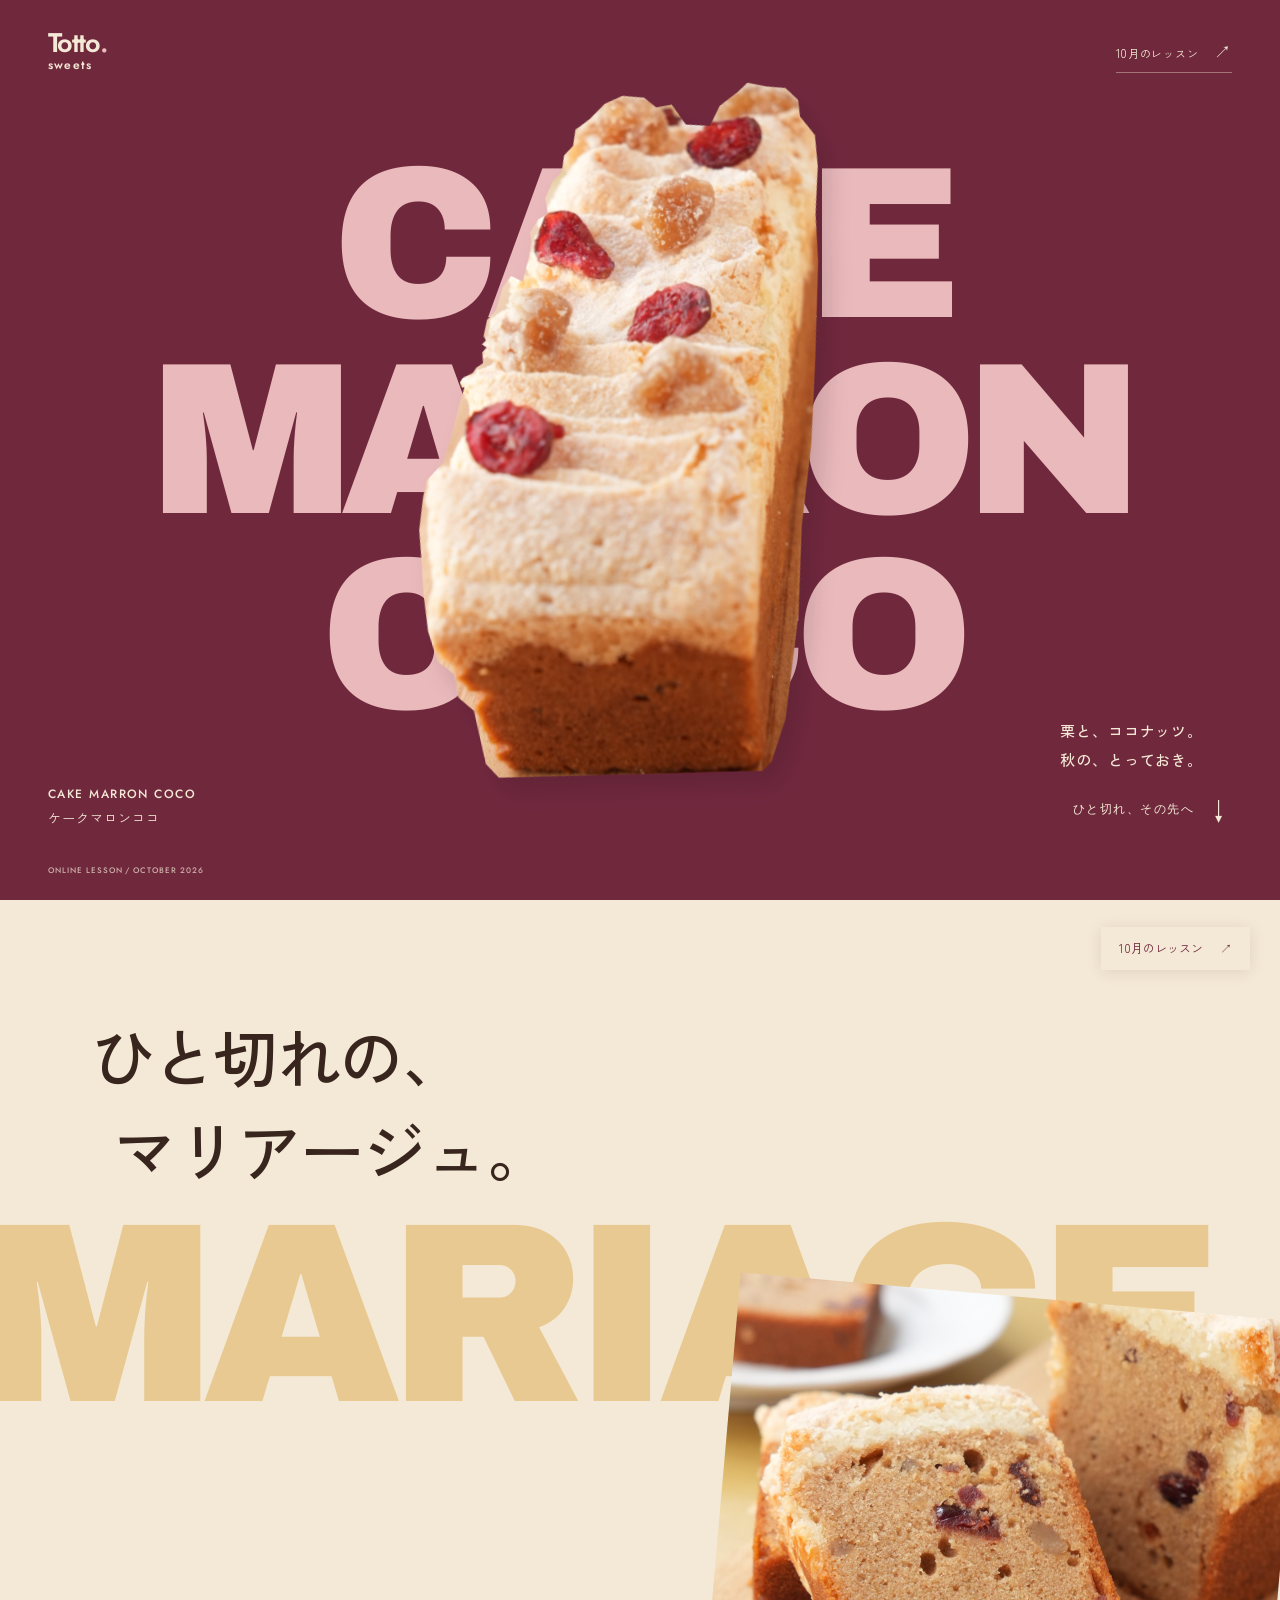
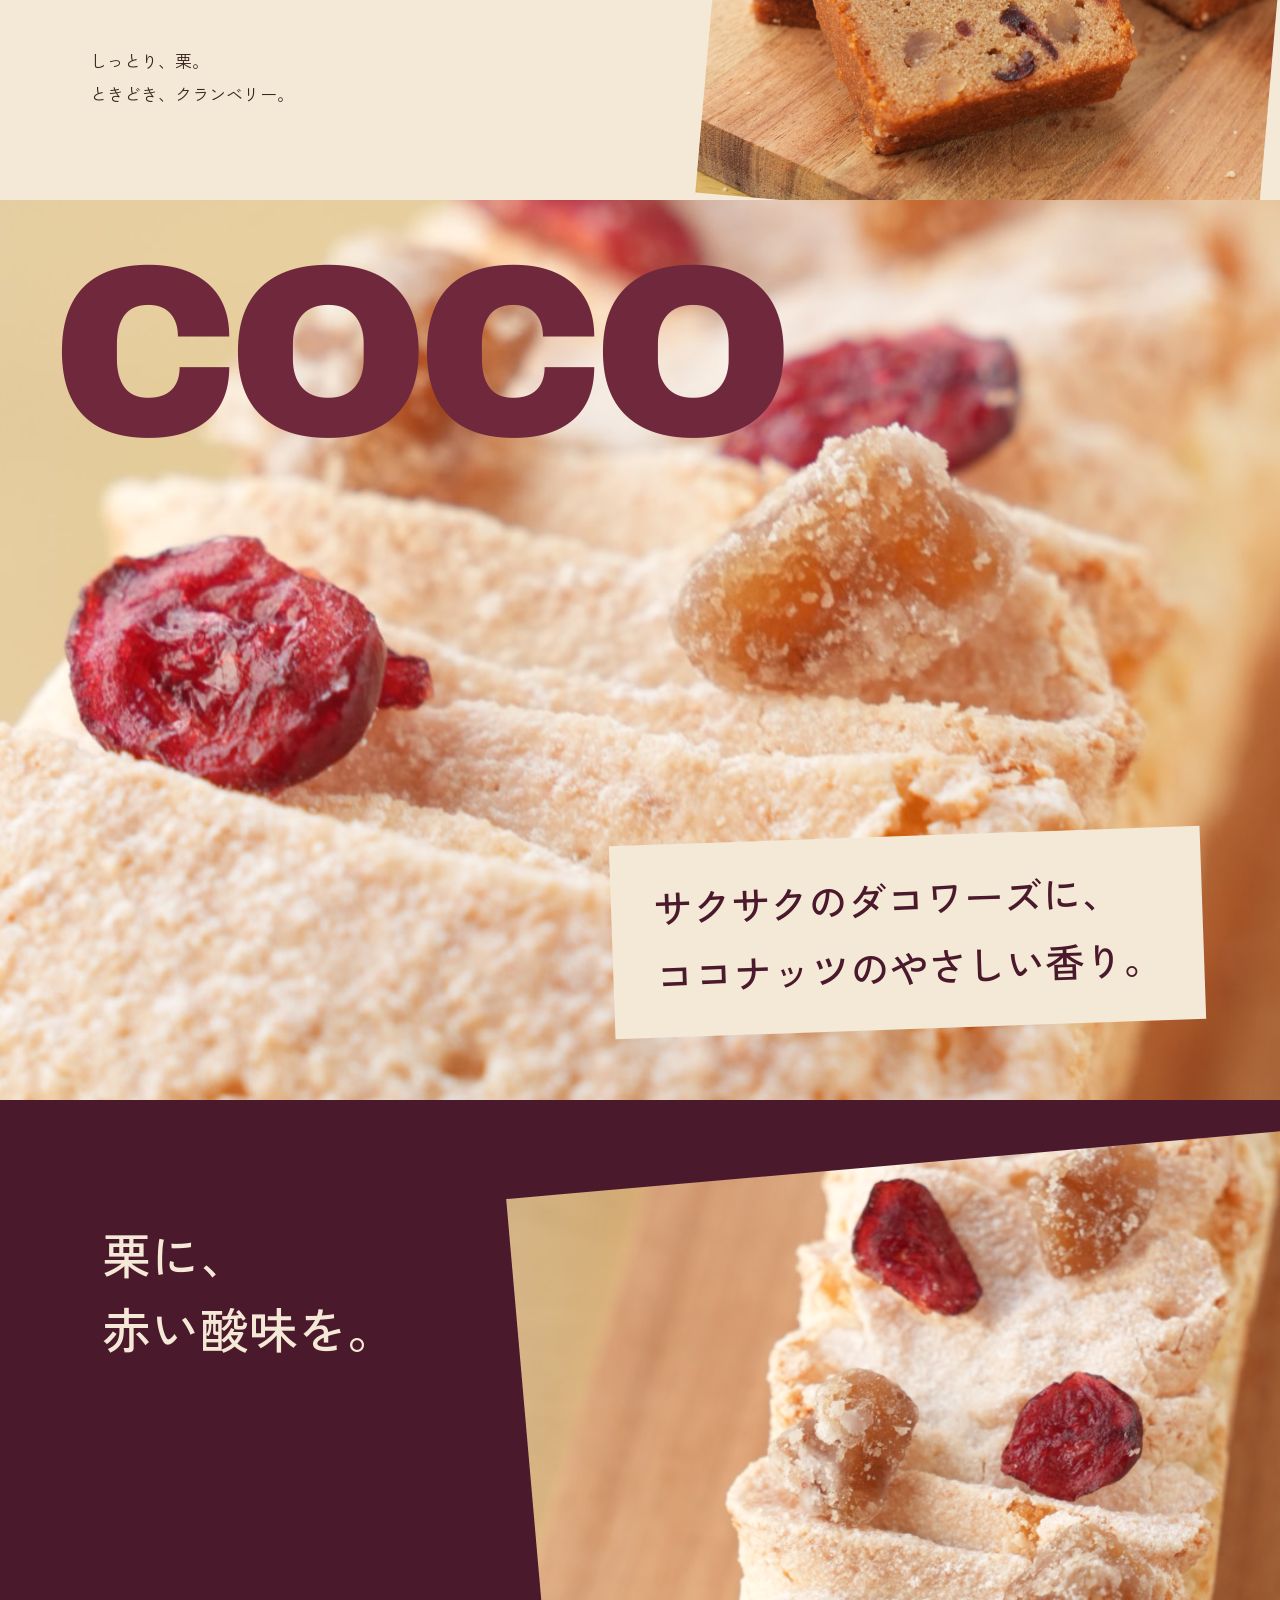
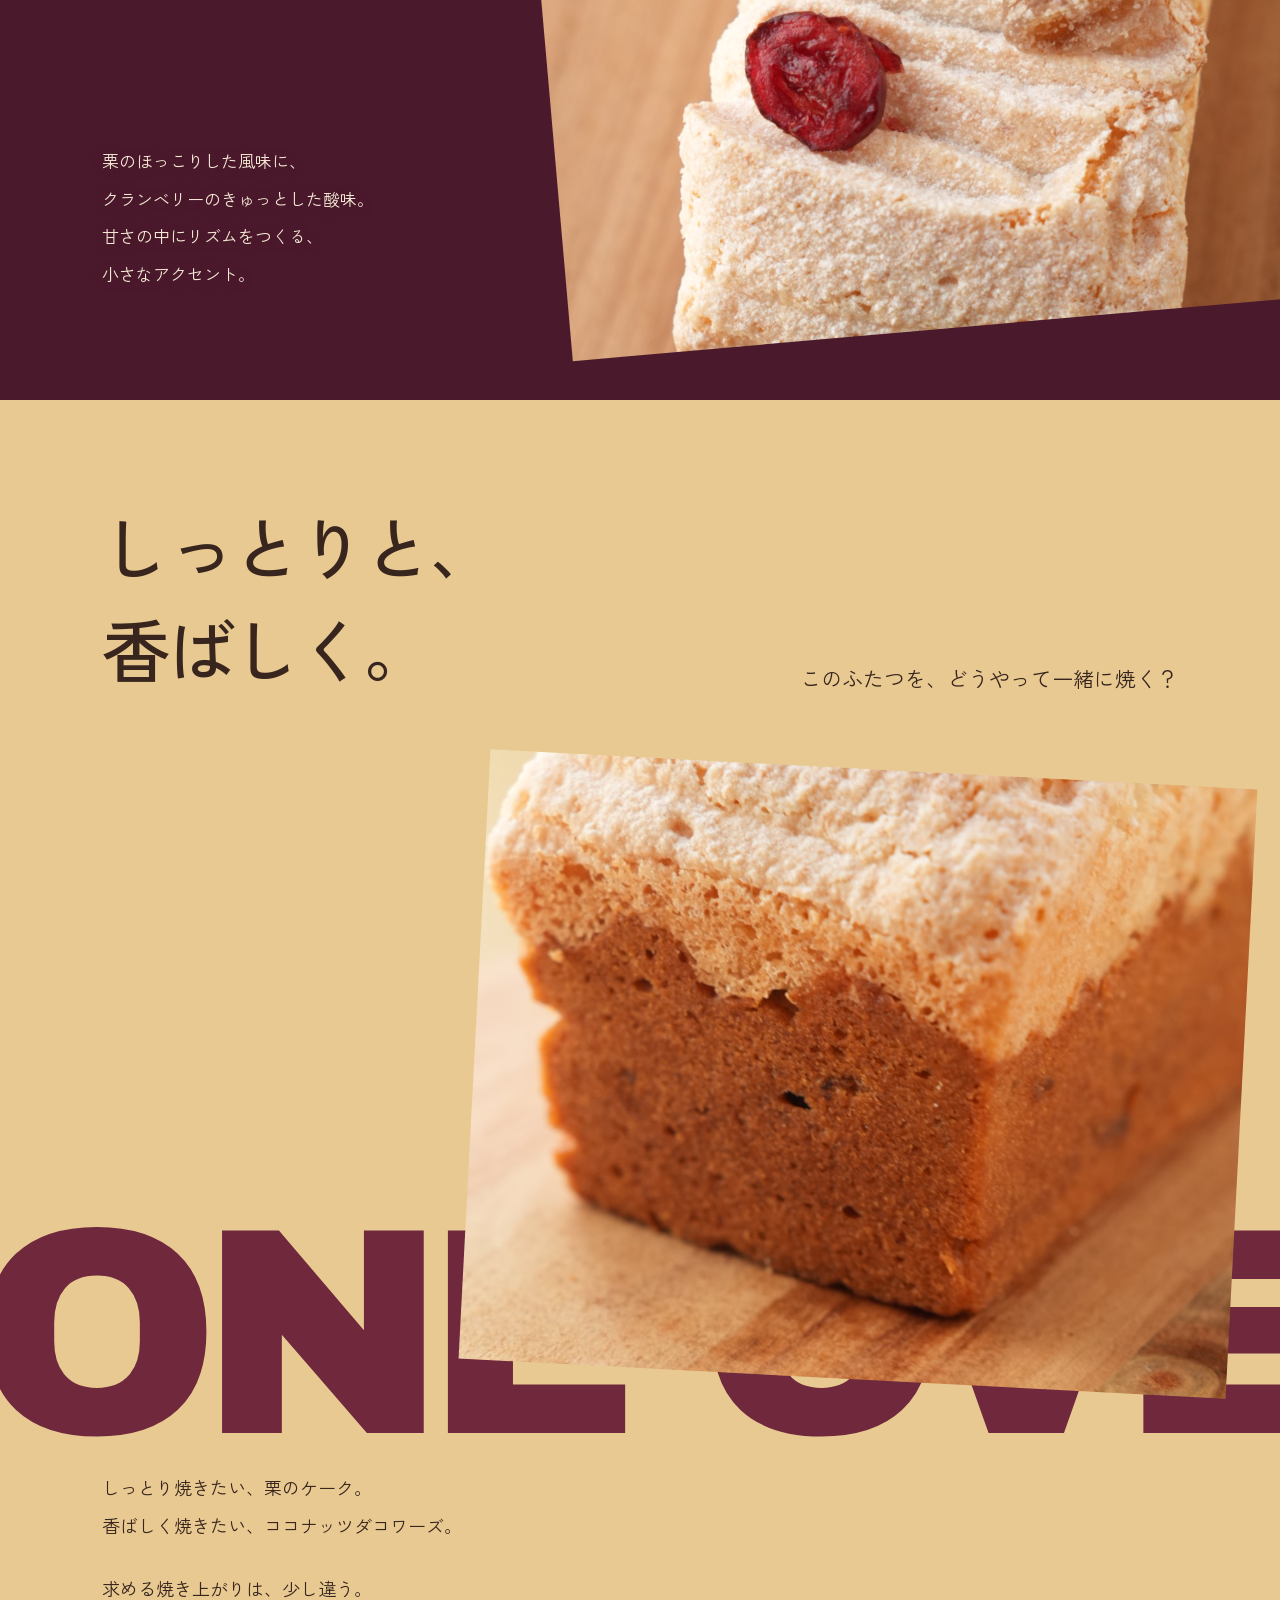
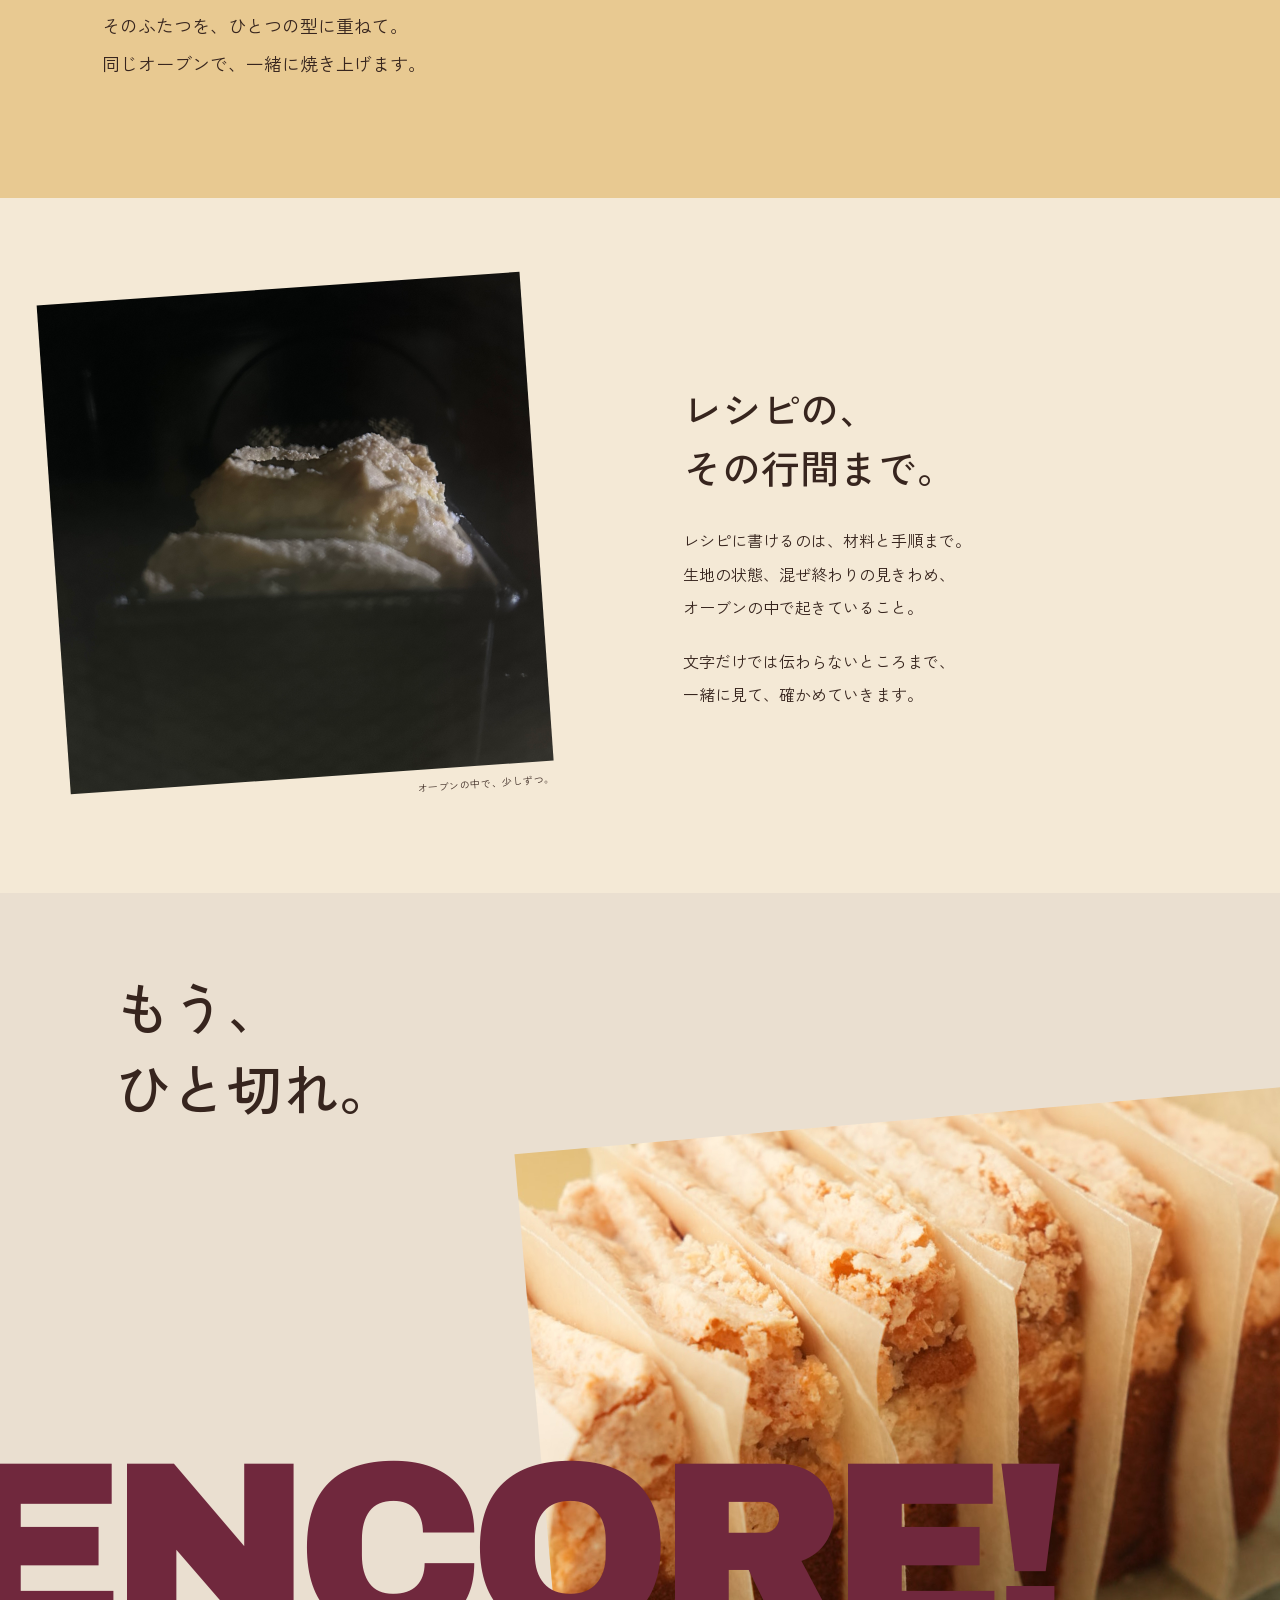
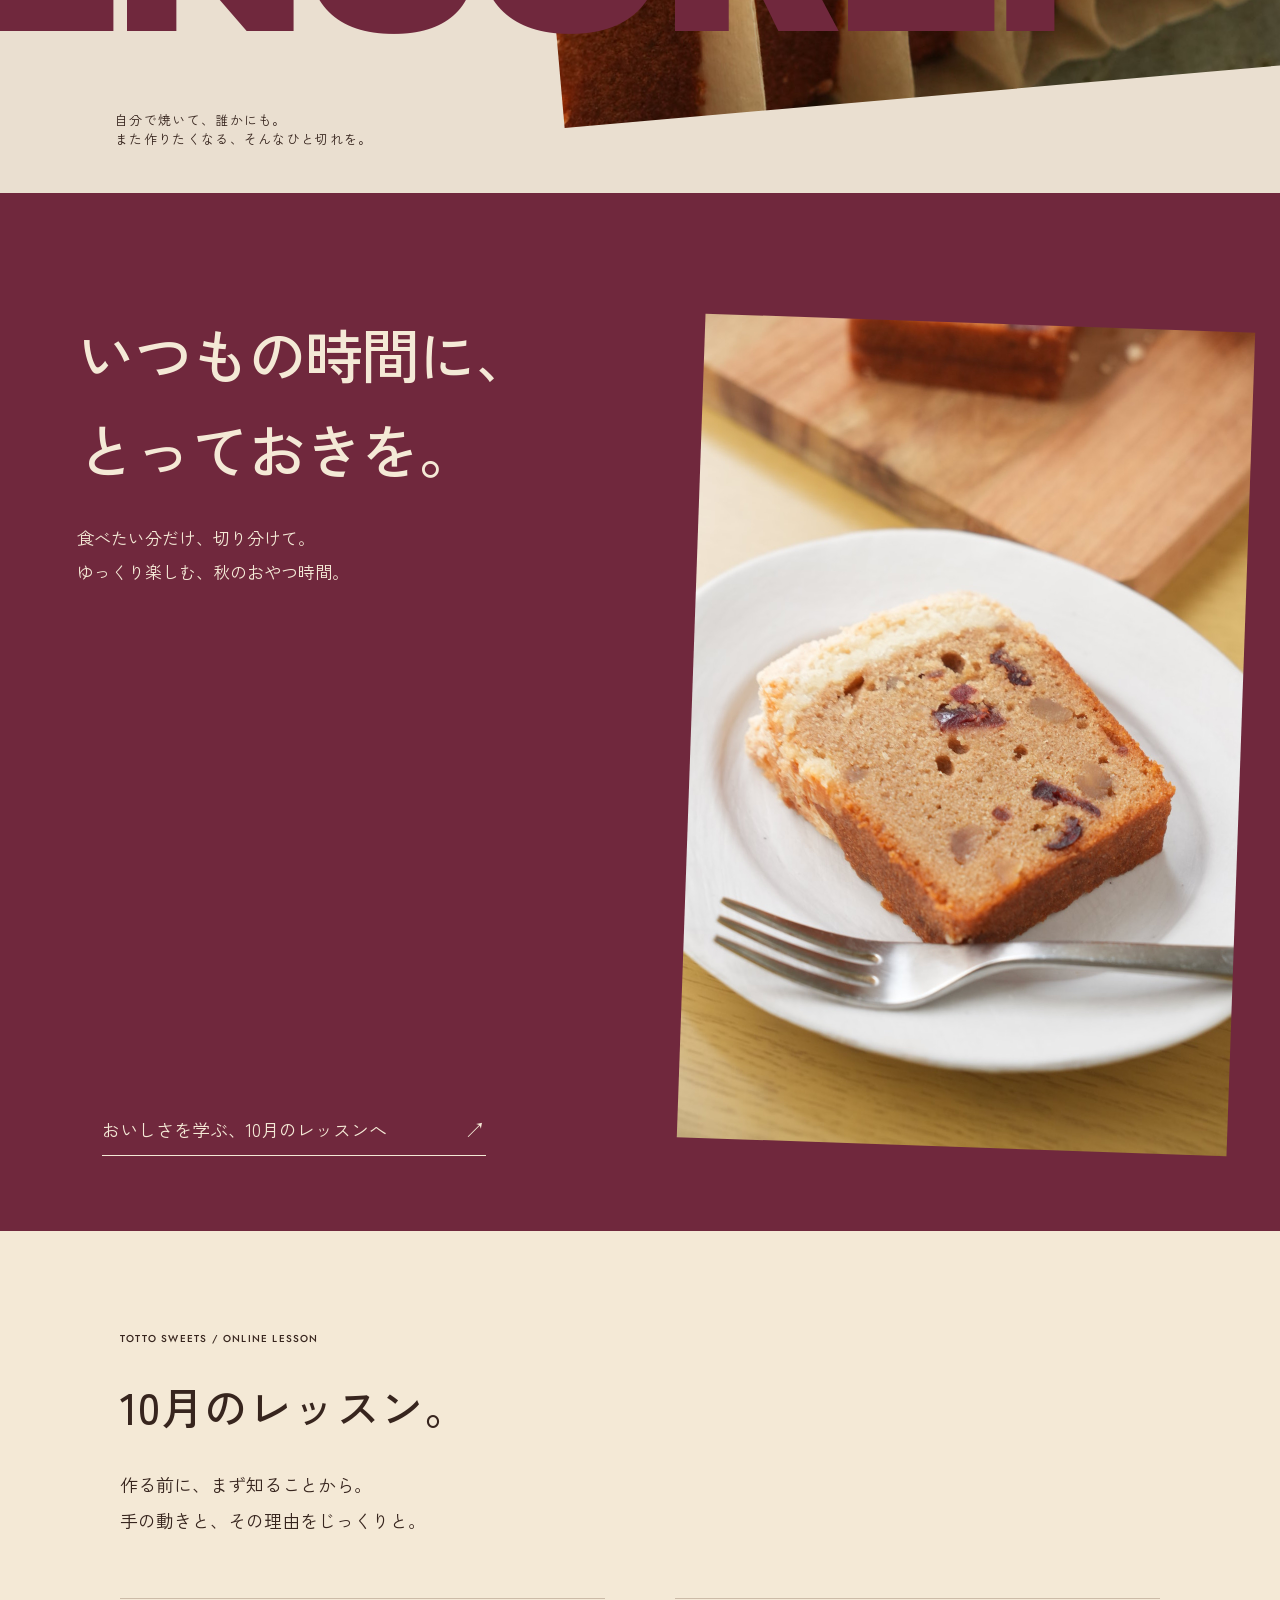
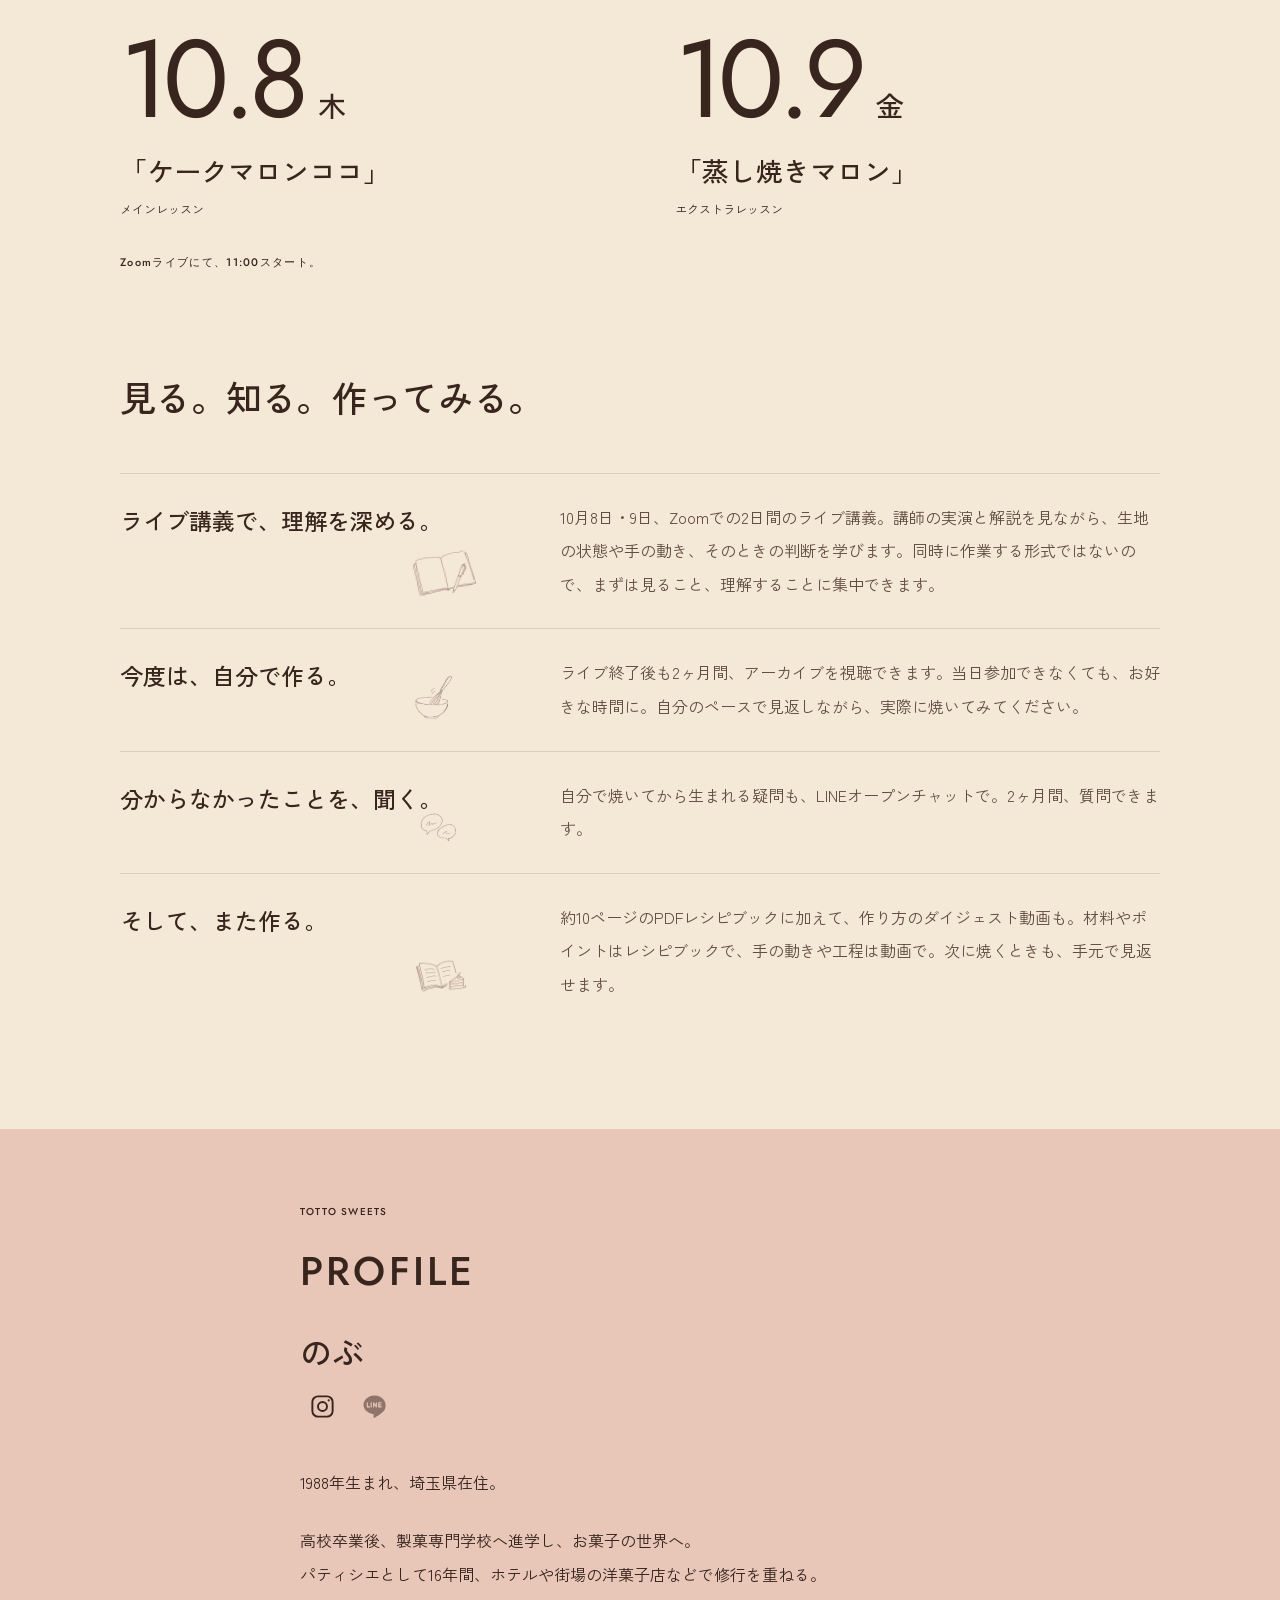
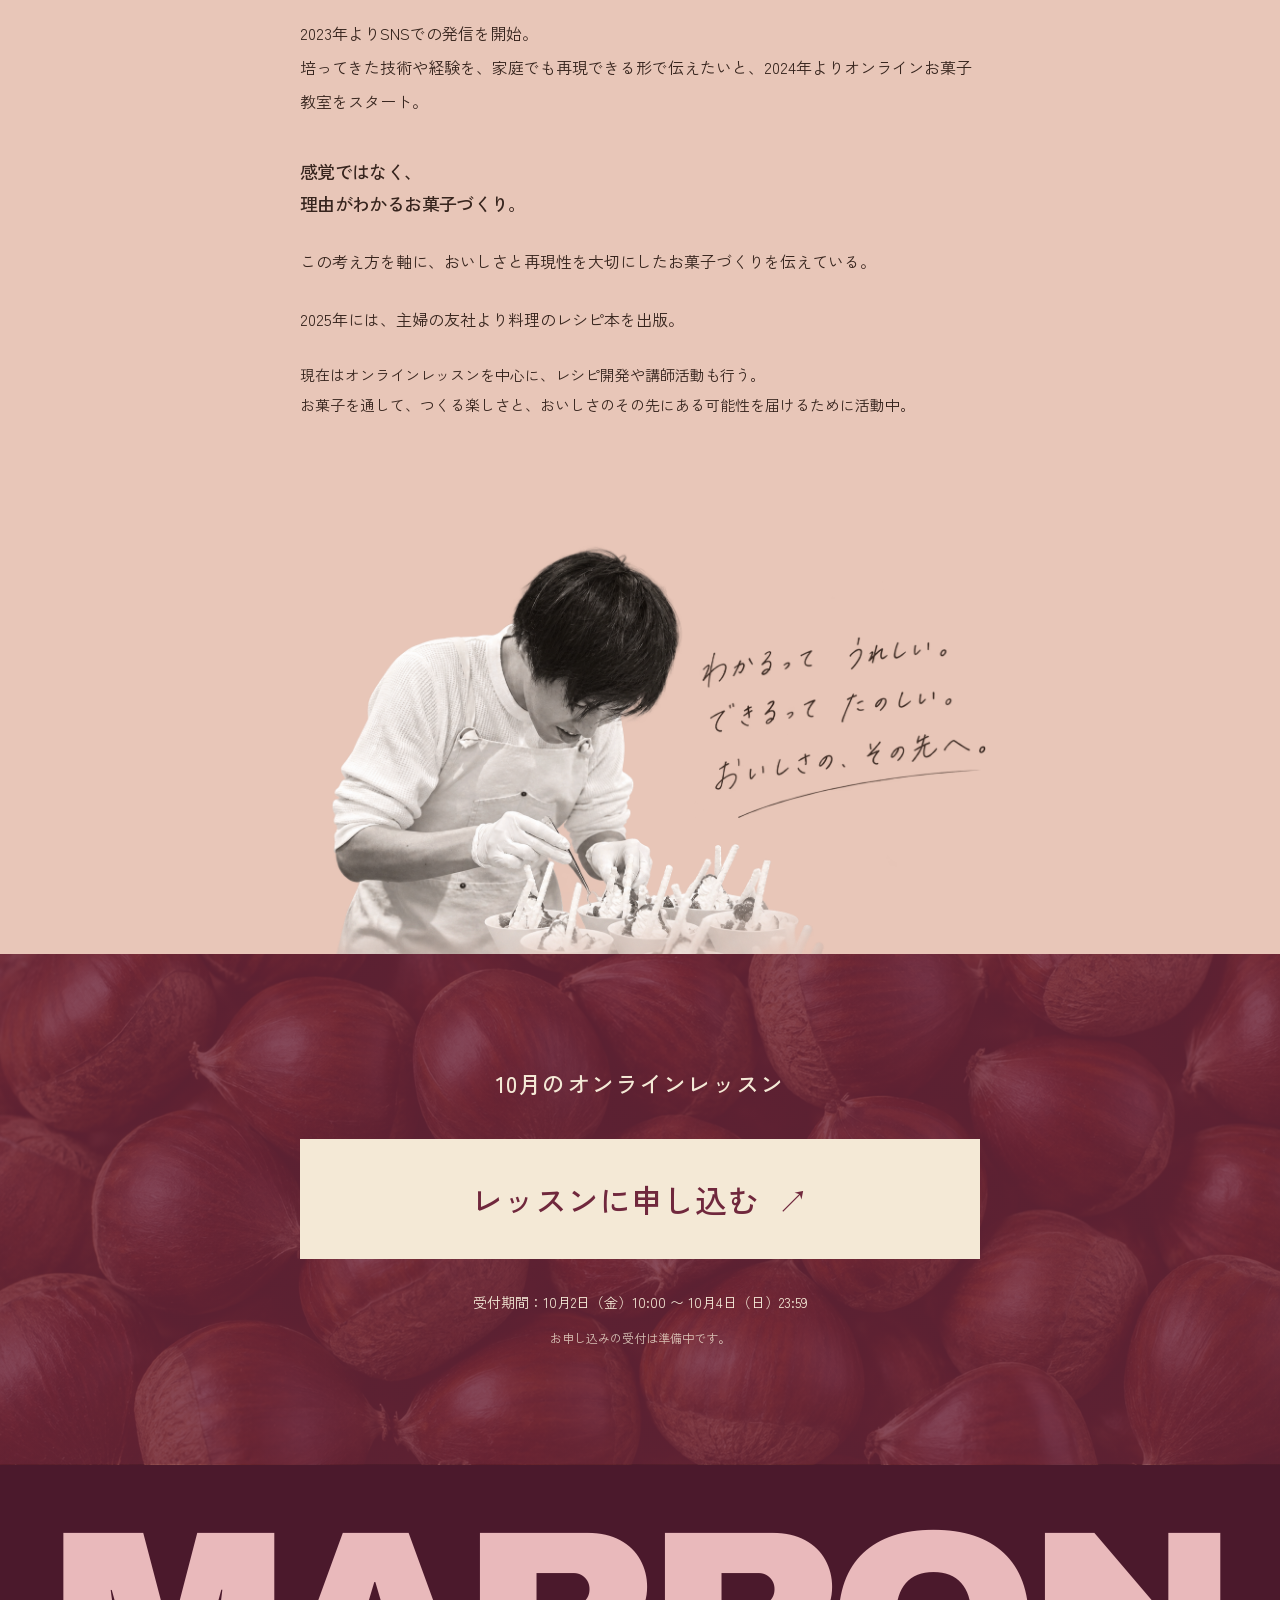
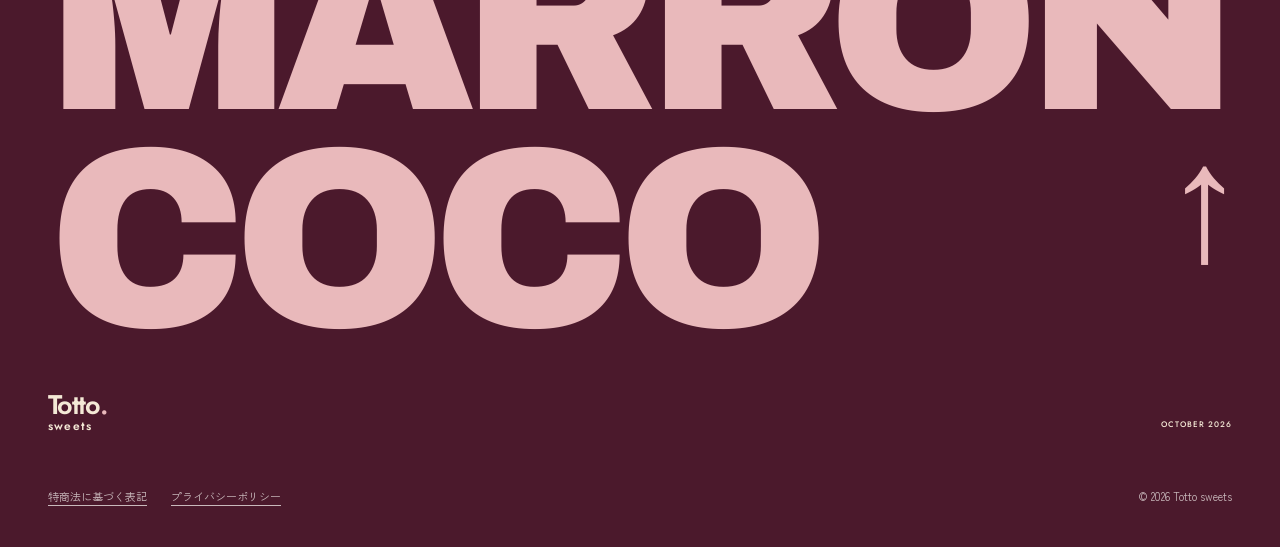
<file: preview/marron-coco-5a9702addb1b/index.html>
<!doctype html>
<html lang="ja">
<head>
<meta name="robots" content="noindex, nofollow, noarchive">
<meta charset="utf-8"><meta name="viewport" content="width=device-width, initial-scale=1, viewport-fit=cover">
<meta name="theme-color" content="#70283d">
<title>Cake Marron Coco｜2026年10月 · Totto sweets</title>
<meta name="description" content="香ばしいココナッツのダコワーズと、しっとりとした栗のケーク。Cake Marron Cocoを、おうちのオーブンで。Totto sweets 2026年10月のオンラインレッスン。">
<meta property="og:title" content="Cake Marron Coco — Totto sweets"><meta property="og:description" content="栗と、ココナッツ。ひとつの型に、ふたつの生地。2026年10月のオンラインレッスン。"><meta property="og:type" content="website"><meta property="og:image" content="https://talesarc.com/preview/marron-coco-5a9702addb1b/images/table.jpg">
<link rel="preconnect" href="https://fonts.googleapis.com"><link rel="preconnect" href="https://fonts.gstatic.com" crossorigin>
<link href="https://fonts.googleapis.com/css2?family=Archivo+Black&family=Jost:wght@400;500;600&family=Zen+Kaku+Gothic+New:wght@400;500;700&display=swap" rel="stylesheet">
<link rel="stylesheet" href="assets/c.css?v=chestnut-cta-1"><script src="content.js?v=chestnut-cta-1" defer></script><script src="assets/c.js?v=doodle-1" defer></script>
</head>
<body>
<a class="skip" href="#lesson">レッスン情報へ</a>
<header class="mast"><a class="brand" href="#top" aria-label="Totto sweets トップへ">Totto<span>sweets</span><i aria-hidden="true">.</i></a><a class="mast-link" href="#lesson">10月のレッスン <span aria-hidden="true">↗</span></a></header>
<main>
<section class="hero scene" id="top" aria-labelledby="cake-title">
 
 <h1 id="cake-title" class="sr">Cake Marron Coco ケークマロンココ</h1>
 <div class="hero-type display" aria-hidden="true"><span>CAKE</span><span>MARRON</span><span>COCO</span></div>
 <div class="hero-cake"><img class="cut-whole" src="images/whole.jpg" width="1080" height="1616" fetchpriority="high" alt="粉糖をまとったココナッツのダコワーズを重ね、栗とクランベリーを飾ったケークマロンココ"></div>
 <p class="hero-caption">栗と、ココナッツ。<br>秋の、とっておき。</p>
 <div class="hero-bottom"><p><span class="micro">CAKE MARRON COCO</span><br><span class="hero-jp">ケークマロンココ</span></p><a href="#inside" class="scroll-cue"><span class="micro">ひと切れ、その先へ</span><span aria-hidden="true">↓</span></a></div>
 <p class="edition micro">ONLINE LESSON / OCTOBER 2026</p>
</section>
<section class="inside scene" id="inside" aria-labelledby="inside-title">
 
 <h2 id="inside-title" class="inside-title">ひと切れの、<br><span>マリアージュ。</span></h2>
 <span class="inside-word display" aria-hidden="true">MARIAGE</span>
 <figure class="inside-cake"><img src="images/slice.jpg" width="1080" height="1616" alt="栗とクランベリーがのぞく一切れと、ダコワーズを重ねたケーク" loading="lazy"></figure>
 <p class="inside-note">しっとり、栗。<br>ときどき、クランベリー。</p>
 
</section>
<section class="coco scene" aria-labelledby="coco-title">
 <img class="coco-photo" src="images/texture.jpg" width="1080" height="1616" alt="細かな粉糖と、波のようなダコワーズの絞り。赤いクランベリーがひと粒" loading="lazy">
 
 <h2 id="coco-title" class="display coco-word">COCO</h2>
 <div class="coco-copy"><p>サクサクのダコワーズに、<br>ココナッツのやさしい香り。</p></div>
</section>
<section class="berry scene" aria-labelledby="berry-title">
 <h2 id="berry-title">栗に、<br>赤い酸味を。</h2>
 <figure class="flavour-photo"><img src="images/topping.jpg" width="1080" height="1616" alt="粉糖の白、ケークの焼き色、天面に点在するクランベリーの赤" loading="lazy"></figure>
 <p class="berry-note">栗のほっこりした風味に、<br>クランベリーのきゅっとした酸味。<br>甘さの中にリズムをつくる、<br>小さなアクセント。</p>
</section>
<section class="crossing" aria-labelledby="cross-title">
 <div class="cross-intro">
  <h2 id="cross-title">しっとりと、<br>香ばしく。</h2>
  <p class="cross-question">このふたつを、どうやって一緒に焼く？</p>
 </div>
 <div class="cross-visual">
  <span class="cross-type display" aria-hidden="true">ONE OVEN</span>
  <figure class="cross-photo"><img src="images/layers.jpg" width="1080" height="1616" loading="lazy" alt="軽やかな白いダコワーズと、密度のある栗のケーク。焼き上がりの違う二つの生地"></figure>
 </div>
 <div class="cross-story">
  <p>しっとり焼きたい、栗のケーク。<br>香ばしく焼きたい、<br class="mobile-break">ココナッツダコワーズ。</p>
  <p>求める焼き上がりは、少し違う。<br>そのふたつを、ひとつの型に重ねて。<br>同じオーブンで、一緒に焼き上げます。</p>
 </div>
 <div class="bake-story">
  <figure><img src="images/oven-detail.jpg" width="3024" height="4032" alt="オーブンの中で、型から立ち上がるダコワーズの天面" loading="lazy"><figcaption>オーブンの中で、少しずつ。</figcaption></figure>
  <div><h3>レシピの、<br>その行間まで。</h3><p>レシピに書けるのは、材料と手順まで。<br>生地の状態、混ぜ終わりの見きわめ、<br>オーブンの中で起きていること。</p><p>文字だけでは伝わらないところまで、<br>一緒に見て、確かめていきます。</p></div>
 </div>
</section>
<section class="share scene" aria-labelledby="share-title">
 
 <h2 id="share-title">もう、<br>ひと切れ。</h2>
 <img class="share-photo" src="images/share.jpg" width="1080" height="1616" alt="一切れずつ紙に挟んで、器にずらりと並べたケーク" loading="lazy">
 <span class="share-type display" aria-hidden="true">ENCORE!</span>
 <p class="share-note">自分で焼いて、誰かにも。<br>また作りたくなる、そんなひと切れを。</p>
</section>
<section class="table" aria-labelledby="table-title">
 <div class="table-copy"><h2 id="table-title">いつもの時間に、<br>とっておきを。</h2><p>食べたい分だけ、切り分けて。<br>ゆっくり楽しむ、秋のおやつ時間。</p></div>
 <picture class="table-photo"><img src="images/teatime.jpg" width="1080" height="1616" alt="白いお皿にのせたケーク・マロン・ココのひと切れと、手前に添えたフォーク" loading="lazy"></picture>
 <a href="#lesson" class="text-link table-link">おいしさを学ぶ、10月のレッスンへ <span aria-hidden="true">↗</span></a>
</section>
<section class="lesson" id="lesson" aria-labelledby="lesson-title">
 <p class="micro">TOTTO SWEETS / ONLINE LESSON</p>
 <h2 id="lesson-title">10月のレッスン。</h2><p class="lesson-intro">作る前に、まず知ることから。<br>手の動きと、その理由をじっくりと。</p>
 <div class="lesson-dates"><article><p class="date">10.8<span>木</span></p><h3>「ケークマロンココ」</h3><p>メインレッスン</p></article><article><p class="date">10.9<span>金</span></p><h3>「蒸し焼きマロン」</h3><p>エクストラレッスン</p></article></div>
 <p class="lesson-year micro">Zoomライブにて、11:00スタート。</p>
 <div class="lesson-after">
  <h3>見る。知る。作ってみる。</h3>
  <dl class="support">
   <div><dt>ライブ講義で、理解を深める。<img class="support-sketch doodle-1" src="images/support-doodle-1.png" alt="" aria-hidden="true" loading="lazy"></dt><dd>10月8日・9日、Zoomでの2日間のライブ講義。講師の実演と解説を見ながら、生地の状態や手の動き、そのときの判断を学びます。同時に作業する形式ではないので、まずは見ること、理解することに集中できます。</dd></div>
   <div><dt>今度は、自分で作る。<img class="support-sketch sketch-2" src="images/support-doodle-2.png" alt="" aria-hidden="true" loading="lazy"></dt><dd>ライブ終了後も2ヶ月間、アーカイブを視聴できます。当日参加できなくても、お好きな時間に。自分のペースで見返しながら、実際に焼いてみてください。</dd></div>
   <div><dt>分からなかったことを、聞く。<img class="support-sketch sketch-3" src="images/support-doodle-3.png" alt="" aria-hidden="true" loading="lazy"></dt><dd>自分で焼いてから生まれる疑問も、LINEオープンチャットで。2ヶ月間、質問できます。</dd></div>
   <div><dt>そして、また作る。<img class="support-sketch sketch-4" src="images/support-doodle-4.png" alt="" aria-hidden="true" loading="lazy"></dt><dd>約10ページのPDFレシピブックに加えて、作り方のダイジェスト動画も。材料やポイントはレシピブックで、手の動きや工程は動画で。次に焼くときも、手元で見返せます。</dd></div>
  </dl>
 </div>
</section>
<section class="teacher" aria-labelledby="teacher-title">
 <div class="teacher-heading"><p class="micro">TOTTO SWEETS</p><h2 id="teacher-title">PROFILE</h2><p class="teacher-name">のぶ</p><div class="teacher-socials" aria-label="SNS">
 <a class="social-icon" href="https://www.instagram.com/totto_sweets" target="_blank" rel="noopener noreferrer" aria-label="Instagram（新しいタブで開く）" title="Instagram"><svg viewBox="0 0 24 24" fill="none" stroke="currentColor" stroke-width="1.7" aria-hidden="true"><rect x="3" y="3" width="18" height="18" rx="5"/><circle cx="12" cy="12" r="4"/><circle cx="17.5" cy="6.5" r="1" fill="currentColor" stroke="none"/></svg></a>
 <a id="teacher-line" class="social-icon social-pending" role="link" aria-disabled="true" aria-label="LINE（リンク準備中）" title="LINE：リンク準備中"><svg viewBox="0 0 32 32" aria-hidden="true"><path fill="currentColor" d="M29 14c0-6.1-5.8-11-13-11S3 7.9 3 14c0 5.4 4.6 9.9 10.8 10.8.4.1 1 .3 1.1.7.1.4.1 1 .1 1.4l-.2 1.4c-.1.4-.3 1.6 1.4.9 1.8-.8 9.4-5.5 11.8-9.4A10.3 10.3 0 0 0 29 14Z"/><g fill="none" stroke="var(--social-paper)" stroke-width="1.35" stroke-linecap="round" stroke-linejoin="round"><path d="M7.5 11.5v5h2.6M12 11.5v5M15 16.5v-5l3.2 5v-5M24 11.5h-3v5h3M21 14h2.6"/></g></svg></a>
 </div></div>
 <div class="teacher-bio">
  <p>1988年生まれ、埼玉県在住。</p>
  <p>高校卒業後、製菓専門学校へ進学し、お菓子の世界へ。<br>パティシエとして16年間、ホテルや街場の洋菓子店などで修行を重ねる。</p>
  <p>2023年よりSNSでの発信を開始。<br>培ってきた技術や経験を、家庭でも再現できる形で伝えたいと、2024年よりオンラインお菓子教室をスタート。</p>
  <p class="teacher-belief">感覚ではなく、<br>理由がわかるお菓子づくり。</p>
  <p>この考え方を軸に、おいしさと再現性を大切にしたお菓子づくりを伝えている。</p>
  <p>2025年には、主婦の友社より料理のレシピ本を出版。</p>
  <p>現在はオンラインレッスンを中心に、レシピ開発や講師活動も行う。<br>お菓子を通して、つくる楽しさと、おいしさのその先にある可能性を届けるために活動中。</p>
 </div>
 <div class="teacher-signature teacher-signature-art"><img src="images/profile-signature.png" width="1535" height="1024" alt="お菓子を仕上げるのぶ。手書きの言葉：わかるって うれしい。できるって たのしい。おいしさの、その先へ。" loading="lazy"></div>
</section>
<section class="booking" aria-labelledby="booking-title"><h2 id="booking-title">10月のオンラインレッスン</h2><a id="booking-link" class="booking-link" role="link" aria-disabled="true" aria-describedby="pending-note">レッスンに申し込む <span aria-hidden="true">↗</span></a><p id="open-text" class="booking-status">受付期間：10月2日（金）10:00 〜 10月4日（日）23:59</p><p id="pending-note">お申し込みの受付は準備中です。</p></section>
</main>
<footer><a href="#top" class="footer-word display" aria-label="ページの先頭へ">MARRON<br>COCO<span aria-hidden="true">↑</span></a><div class="footer-bottom"><span class="brand">Totto<span>sweets</span><i>.</i></span><p class="micro">OCTOBER 2026</p></div><div class="footer-legal"><nav aria-label="法的情報"><a href="https://talesarc.com/tokushoho.html">特商法に基づく表記</a><a href="https://talesarc.com/privacy.html">プライバシーポリシー</a></nav><small>© 2026 Totto sweets</small></div></footer>
<a class="lesson-dock" href="#lesson">10月のレッスン <span aria-hidden="true">↗</span></a>
</body></html>
</file>
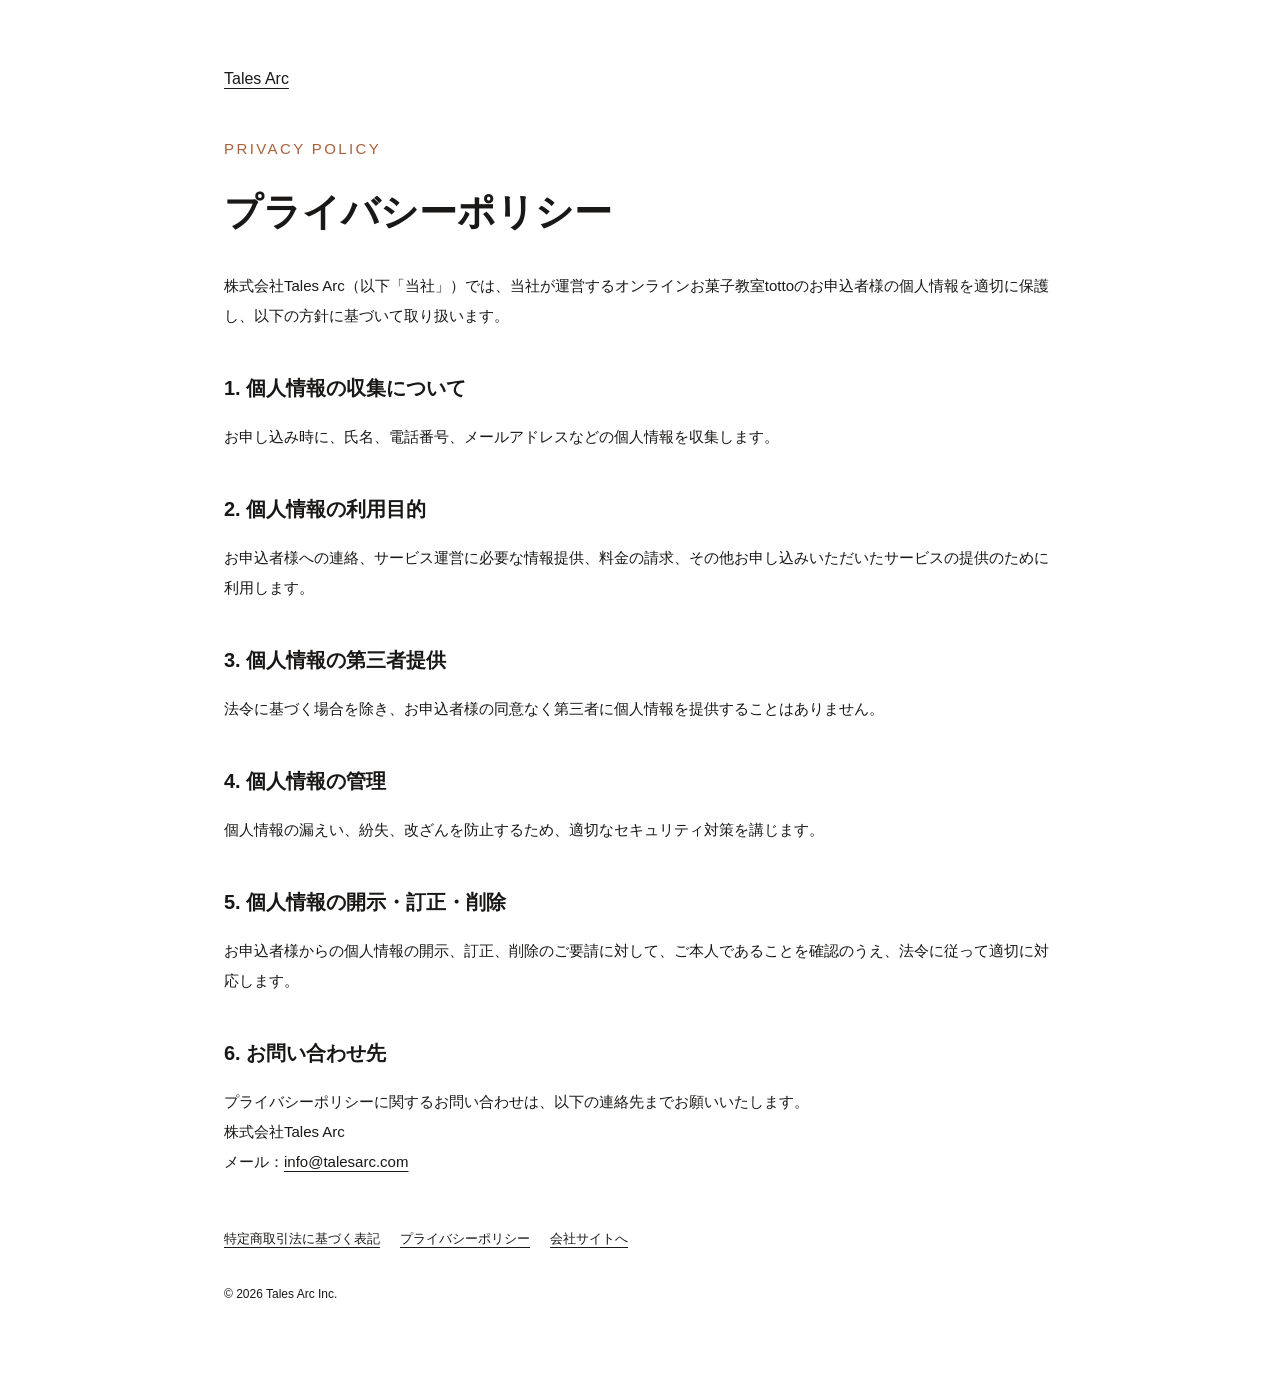
<file: privacy.html>
<!doctype html><html lang="ja"><head><meta charset="utf-8"><meta name="viewport" content="width=device-width,initial-scale=1"><meta name="robots" content="noindex,follow"><title>プライバシーポリシー｜株式会社Tales Arc</title><link rel="stylesheet" href="assets/css/style.css"><link rel="stylesheet" href="assets/css/legal.css"></head><body><main class="legal-wrap"><a href="index.html#top">Tales Arc</a><p class="eyebrow" style="margin-top:40px">Privacy Policy</p><h1>プライバシーポリシー</h1><p>株式会社Tales Arc（以下「当社」）では、当社が運営するオンラインお菓子教室tottoのお申込者様の個人情報を適切に保護し、以下の方針に基づいて取り扱います。</p><section><h2>1. 個人情報の収集について</h2><p>お申し込み時に、氏名、電話番号、メールアドレスなどの個人情報を収集します。</p></section><section><h2>2. 個人情報の利用目的</h2><p>お申込者様への連絡、サービス運営に必要な情報提供、料金の請求、その他お申し込みいただいたサービスの提供のために利用します。</p></section><section><h2>3. 個人情報の第三者提供</h2><p>法令に基づく場合を除き、お申込者様の同意なく第三者に個人情報を提供することはありません。</p></section><section><h2>4. 個人情報の管理</h2><p>個人情報の漏えい、紛失、改ざんを防止するため、適切なセキュリティ対策を講じます。</p></section><section><h2>5. 個人情報の開示・訂正・削除</h2><p>お申込者様からの個人情報の開示、訂正、削除のご要請に対して、ご本人であることを確認のうえ、法令に従って適切に対応します。</p></section><section><h2>6. お問い合わせ先</h2><p>プライバシーポリシーに関するお問い合わせは、以下の連絡先までお願いいたします。<br>株式会社Tales Arc<br>メール：<a href="mailto:info@talesarc.com">info@talesarc.com</a></p></section><nav class="legal-nav" aria-label="関連ページ"><a href="tokushoho.html">特定商取引法に基づく表記</a><a href="privacy.html">プライバシーポリシー</a><a href="index.html#top">会社サイトへ</a></nav><p style="font-size:12px;margin-top:30px">© 2026 Tales Arc Inc.</p></main></body></html>
</file>
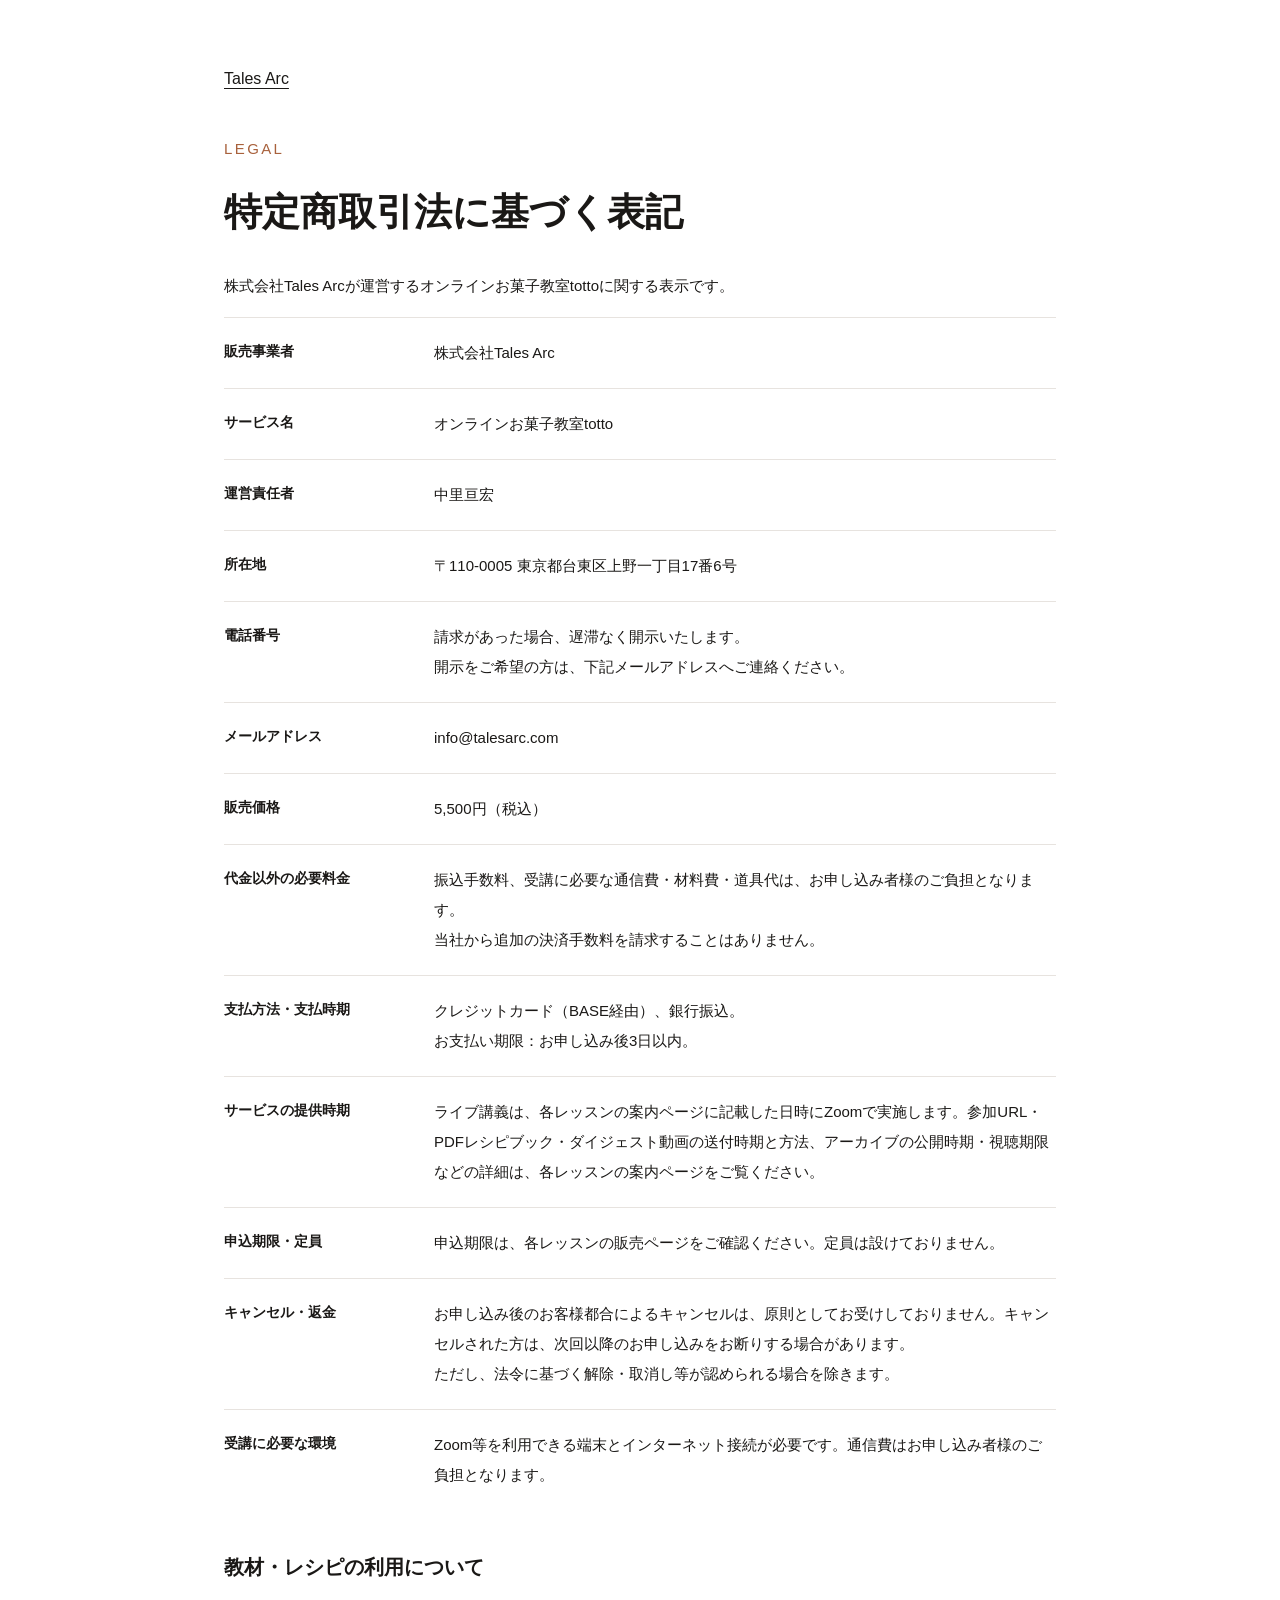
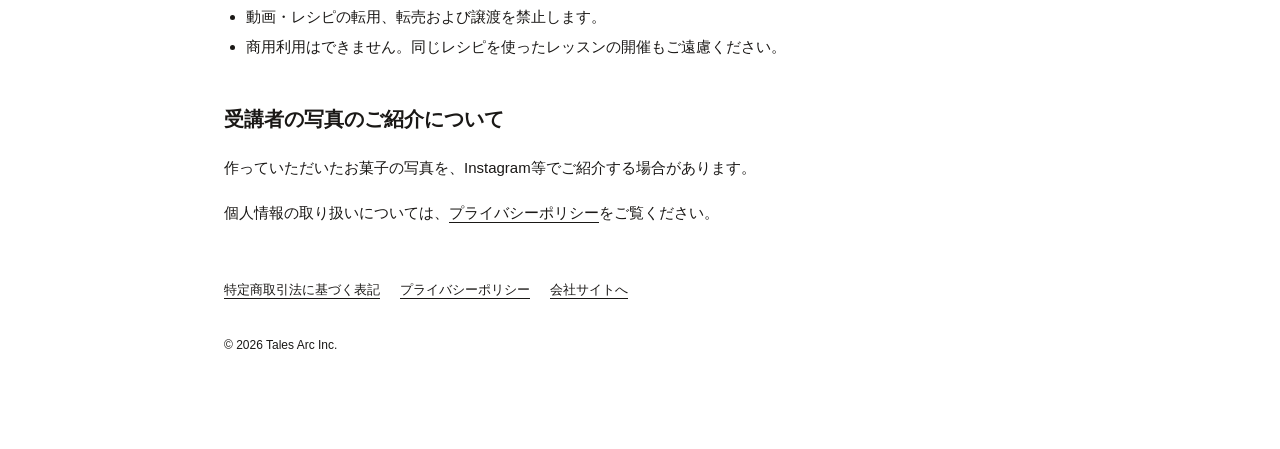
<file: tokushoho.html>
<!doctype html><html lang="ja"><head><meta charset="utf-8"><meta name="viewport" content="width=device-width,initial-scale=1"><meta name="robots" content="noindex,follow"><title>特定商取引法に基づく表記｜株式会社Tales Arc</title><link rel="stylesheet" href="assets/css/style.css"><link rel="stylesheet" href="assets/css/legal.css"></head><body><main class="legal-wrap"><a href="index.html#top">Tales Arc</a><p class="eyebrow" style="margin-top:40px">Legal</p><h1>特定商取引法に基づく表記</h1><p>株式会社Tales Arcが運営するオンラインお菓子教室tottoに関する表示です。</p><dl class="legal-rows"><div><dt>販売事業者</dt><dd>株式会社Tales Arc</dd></div><div><dt>サービス名</dt><dd>オンラインお菓子教室totto</dd></div><div><dt>運営責任者</dt><dd>中里亘宏</dd></div><div><dt>所在地</dt><dd>〒110-0005 東京都台東区上野一丁目17番6号</dd></div><div><dt>電話番号</dt><dd>請求があった場合、遅滞なく開示いたします。<br>開示をご希望の方は、下記メールアドレスへご連絡ください。</dd></div><div><dt>メールアドレス</dt><dd>info@talesarc.com</dd></div><div><dt>販売価格</dt><dd>5,500円（税込）</dd></div><div><dt>代金以外の必要料金</dt><dd>振込手数料、受講に必要な通信費・材料費・道具代は、お申し込み者様のご負担となります。<br>当社から追加の決済手数料を請求することはありません。</dd></div><div><dt>支払方法・支払時期</dt><dd>クレジットカード（BASE経由）、銀行振込。<br>お支払い期限：お申し込み後3日以内。</dd></div><div><dt>サービスの提供時期</dt><dd>ライブ講義は、各レッスンの案内ページに記載した日時にZoomで実施します。参加URL・PDFレシピブック・ダイジェスト動画の送付時期と方法、アーカイブの公開時期・視聴期限などの詳細は、各レッスンの案内ページをご覧ください。</dd></div><div><dt>申込期限・定員</dt><dd>申込期限は、各レッスンの販売ページをご確認ください。定員は設けておりません。</dd></div><div><dt>キャンセル・返金</dt><dd>お申し込み後のお客様都合によるキャンセルは、原則としてお受けしておりません。キャンセルされた方は、次回以降のお申し込みをお断りする場合があります。<br>ただし、法令に基づく解除・取消し等が認められる場合を除きます。</dd></div><div><dt>受講に必要な環境</dt><dd>Zoom等を利用できる端末とインターネット接続が必要です。通信費はお申し込み者様のご負担となります。</dd></div></dl><section><h2>教材・レシピの利用について</h2><ul><li>動画・レシピの転用、転売および譲渡を禁止します。</li><li>商用利用はできません。同じレシピを使ったレッスンの開催もご遠慮ください。</li></ul><h2>受講者の写真のご紹介について</h2><p>作っていただいたお菓子の写真を、Instagram等でご紹介する場合があります。</p><p>個人情報の取り扱いについては、<a href="privacy.html">プライバシーポリシー</a>をご覧ください。</p></section><nav class="legal-nav" aria-label="関連ページ"><a href="tokushoho.html">特定商取引法に基づく表記</a><a href="privacy.html">プライバシーポリシー</a><a href="index.html#top">会社サイトへ</a></nav><p style="font-size:12px;margin-top:30px">© 2026 Tales Arc Inc.</p></main></body></html>
</file>
<file: preview/marron-coco-5a9702addb1b/assets/c.css>
:root{--berry:#70283d;--berry-dark:#4b192c;--cream:#f4e9d6;--butter:#e8c991;--brown:#55331f;--pink:#e9b9bb;--ink:#37251e;--jp:'Zen Kaku Gothic New','Hiragino Sans',sans-serif;--en:'Jost',Arial,sans-serif;--display:'Archivo Black','Arial Black',sans-serif;--gutter:24px}
*{box-sizing:border-box}
html{scroll-behavior:smooth;scroll-padding-top:30px}
body{margin:0;background:var(--cream);color:var(--ink);font-family:var(--jp);-webkit-font-smoothing:antialiased}
h1,h2,h3,p,figure,dl,dd{margin:0}
a{color:inherit;text-decoration:none}
img{display:block;width:100%;height:auto}
a:focus-visible{outline:2px solid currentColor;outline-offset:6px}
::selection{background:var(--pink);color:var(--berry-dark)}
.sr{position:absolute;width:1px;height:1px;overflow:hidden;clip-path:inset(50%);white-space:nowrap}
.skip{position:fixed;top:10px;left:10px;transform:translateY(-160%);z-index:100;background:var(--cream);padding:15px}
.skip:focus{transform:none}
.display{font-family:var(--display);font-weight:400;line-height:.82;letter-spacing:-.065em}
.micro{font-family:var(--en);font-size:10px;line-height:1.6;letter-spacing:.12em;font-weight:500}
.scene{position:relative;min-height:720px;height:100svh;overflow:hidden}
.section-top{position:absolute;top:32px;left:var(--gutter);right:var(--gutter);display:flex;justify-content:space-between;z-index:4}
.mast{position:absolute;z-index:20;top:0;left:0;right:0;padding:23px var(--gutter);display:flex;align-items:center;justify-content:space-between;color:var(--cream)}
.brand{font-family:var(--en);font-size:27px;letter-spacing:-.06em;font-weight:600;line-height:.75;position:relative}
.brand span{display:block;font-size:12px;letter-spacing:.1em;margin-top:7px}
.brand i{position:absolute;right:-8px;top:0;font-style:normal;color:var(--pink)}
.mast-link{font-size:11px;letter-spacing:.07em;padding:8px 0;border-bottom:1px solid #f4e9d665}
.mast-link span{margin-left:12px;font-size:17px}
.hero{background:var(--berry);color:var(--cream);isolation:isolate}
.cut-whole{clip-path:polygon(54.4% 7.4%,58% 6.8%,62% 7.5%,64% 9%,67% 9%,69% 11.8%,73.5% 12.5%,76% 10.2%,80% 8.8%,82% 7.9%,85.5% 8.8%,89% 9.4%,91% 11.2%,90.8% 13.3%,93% 16%,92.5% 20%,90.5% 26%,89.4% 32%,85.7% 44%,82% 55%,77.5% 65%,74% 76%,68% 89%,64% 94%,62% 95%,12% 90%,10% 88%,9.5% 81%,7% 79%,7% 76%,4.3% 74%,3.5% 70%,3.9% 65%,4.6% 61%,5.2% 57%,7% 53%,8.2% 51%,12% 49%,15% 45%,17% 42%,18.5% 40%,18% 40%,17.8% 39.3%,18.5% 38.8%,20.5% 38.4%,21.4% 37.8%,22.8% 37.4%,23% 36%,24% 35.5%,23.2% 35%,24.1% 34.6%,23.8% 34%,25% 32%,27% 31%,29% 28.3%,31% 27%,33% 28%,35% 25%,36% 23%,36% 22%,38% 20.5%,40% 20%,40% 18%,42% 16%,44% 15%,45% 13%,47% 12%,48% 10%,51% 9%)}
.hero-bottom{position:absolute;z-index:4;left:var(--gutter);right:var(--gutter);bottom:65px;display:flex;align-items:end;justify-content:space-between}
.hero-jp{font-size:11px;letter-spacing:.08em}
.scroll-cue{display:flex;align-items:center;gap:12px}
.scroll-cue>span:last-child{font-size:26px}
.edition{position:absolute;bottom:23px;left:var(--gutter);font-size:8px;opacity:.7}
.inside{background:var(--cream);isolation:isolate}
.coco{background:#c99c63;color:var(--cream);isolation:isolate}
.coco-photo{position:absolute;inset:0;height:100%;object-fit:cover;object-position:50% 53%;z-index:0}
.share{background:var(--cream);isolation:isolate}
.share h2{position:absolute;z-index:4;top:14%;left:var(--gutter);font-size:39px;font-weight:500;line-height:1.45}
.share-photo{position:absolute;width:94%;height:64%;object-fit:cover;object-position:50% 58%;left:15%;top:27%;transform:rotate(-7deg);z-index:1}
.share-type{position:absolute;bottom:13%;left:-4%;font-size:23vw;color:var(--berry);z-index:3}
.share-note{position:absolute;bottom:5%;left:var(--gutter);font-size:13px;letter-spacing:.1em;z-index:4}
.text-link{display:inline-flex;justify-content:space-between;gap:45px;align-items:center;font-size:14px;border-bottom:1px solid currentColor;padding:15px 0 9px;margin-top:12px}
.text-link span{font-size:22px}
.lesson{padding:80px var(--gutter);background:var(--cream)}
.lesson>h2{font-size:32px;font-weight:500;line-height:1.6;margin-top:24px}
.lesson-dates{margin-top:60px}
.lesson-dates article{padding:25px 0;border-top:1px solid #55331f40}
.date{font-family:var(--en);font-size:72px;letter-spacing:-.06em;line-height:1}
.date span{font-size:11px;letter-spacing:.08em;margin-left:15px}
.lesson-dates h3{font-family:var(--en);font-weight:500;font-size:23px;margin-top:14px}
.lesson-dates article>p:last-child{font-size:12px;margin-top:6px}
.lesson-year{margin-top:12px;font-size:11px}
.support>div{padding:24px 0;border-top:1px solid #55331f30}
.support dt{font-size:19px;font-weight:500;margin-bottom:13px}
.support dd{font-size:14px;line-height:2;color:#624e41}
.teacher{padding:70px var(--gutter);background:var(--cream);display:grid;grid-template-columns:90px 1fr;gap:25px;align-items:start}
.teacher>img{aspect-ratio:3/4;object-fit:cover}
.teacher .micro{font-size:8px}
.teacher h2{font-size:18px;font-weight:500;line-height:1.8;margin-top:15px}
.teacher div>p:last-child{font-size:12px;line-height:2;margin-top:15px}
footer{padding:50px var(--gutter) calc(32px + env(safe-area-inset-bottom));background:var(--berry-dark);color:var(--pink);overflow:hidden}
.footer-word{display:block;font-size:22vw;line-height:.85;letter-spacing:-.055em}
.footer-word>span{font-family:var(--en);font-size:.65em;float:right}
.footer-bottom{display:flex;justify-content:space-between;align-items:end;margin-top:45px;color:var(--cream)}
.footer-bottom>p{text-align:right;font-size:8px}
.lesson-dock{position:fixed;bottom:calc(16px + env(safe-area-inset-bottom));right:16px;z-index:30;padding:12px 18px;background:var(--cream);color:var(--berry);font-size:12px;box-shadow:0 2px 16px #2e14161a;transform:translateY(100px);transition:transform .3s ease;pointer-events:none}
.lesson-dock.is-visible{transform:none;pointer-events:auto}
.lesson-dock span{margin-left:14px}
.motion-in{animation:arrive .6s ease both}
@keyframes arrive{from{translate:0 10px}to{translate:0 0}}
@media(max-width:360px){
:root{--gutter:20px}
.micro{font-size:9px}
.teacher{grid-template-columns:65px 1fr;gap:20px}
}
@media(min-width:700px){
:root{--gutter:48px}
.scene{min-height:760px}
.mast{padding-top:30px}
.hero-bottom{bottom:72px}
.hero-bottom .micro{font-size:12px}
.coco-photo{object-position:50% 53%}
.share h2{font-size:56px;left:9%;top:18%}
.share-photo{width:63%;left:42%;height:82%;top:8%;object-position:50% 55%;transform:rotate(-5deg)}
.share-type{font-size:20vw;bottom:16%}
.share-note{left:9%}
.lesson{padding:100px max(var(--gutter),calc((100vw - 1040px)/2))}
.lesson>h2{font-size:44px}
.lesson-dates{display:grid;grid-template-columns:1fr 1fr;gap:70px}
.date{font-size:110px}
.support>div{display:grid;grid-template-columns:1fr 2fr;gap:40px}
.teacher{padding:90px max(var(--gutter),calc((100vw - 1040px)/2));grid-template-columns:170px 1fr;gap:50px}
.teacher h2{font-size:28px}
.teacher div>p:last-child{font-size:15px}
.teacher .micro{font-size:10px}
.footer-word{font-size:20vw}
.lesson-dock{right:30px;bottom:30px}
}
@media(min-width:1100px){
.coco-photo{object-position:50% 47%}
.share-type{font-size:19vw}
}
@media(prefers-reduced-motion:reduce){
html{scroll-behavior:auto}
*,*:before,*:after{animation:none!important;transition:none!important}
.lesson-dock{transition:none}
}
.coco-photo{object-position:50% 50%}

/* C revision: same visual language, clearer appetite → curiosity → participation. */
.hero{min-height:680px}
.hero-type{position:absolute;left:50%;top:24%;transform:translateX(-50%);width:max-content;z-index:1;color:var(--pink);font-size:28.5vw;line-height:.85;letter-spacing:-.065em;text-align:center}
.hero-type span{display:block;font:inherit;letter-spacing:inherit;line-height:inherit;text-align:center}
.hero-type span+span{margin-top:12px}
.hero-cake{position:absolute;z-index:2;left:50%;top:17%;width:min(84vw,43svh);transform:translateX(-50%) rotate(-10deg);filter:drop-shadow(9px 17px 11px #25041625);will-change:transform}
.hero-caption{position:absolute;z-index:4;right:var(--gutter);bottom:17%;font-size:13px;font-weight:500;line-height:1.9;letter-spacing:.06em;text-align:right}
.hero-jp{font-size:13px}
.inside-title{position:absolute;top:8%;left:var(--gutter);font-weight:500;font-size:38px;line-height:1.45;z-index:4;letter-spacing:-.04em}
.inside-title span{margin-left:.8em}
.inside-word{position:absolute;left:-5%;top:26%;font-size:55vw;z-index:0;color:var(--butter)}
.inside-cake{position:absolute;width:87%;height:57%;top:28%;left:9%;z-index:2;transform:rotate(5deg);filter:none}
.inside-cake img{width:100%;height:100%;object-fit:cover;object-position:50% 48%}
.inside-note{position:absolute;left:var(--gutter);bottom:5%;font-size:14px;line-height:1.9;z-index:4}
.coco-word{position:absolute;top:5%;left:var(--gutter);color:var(--berry);font-size:21vw;letter-spacing:-.055em;z-index:1}
.coco-copy{position:absolute;bottom:5%;left:var(--gutter);right:var(--gutter);color:var(--berry-dark);z-index:2}
.coco-copy p{display:inline-block;background:var(--cream);padding:16px 21px;font-size:21px;line-height:1.75;font-weight:500;transform:rotate(-2deg)}
.berry{background:var(--berry-dark);color:var(--cream);isolation:isolate}
.berry h2{position:absolute;top:8%;left:var(--gutter);font-size:34px;line-height:1.5;font-weight:500;z-index:3}
.flavour-photo{position:absolute;top:28%;left:-5%;width:100%;height:48%;transform:rotate(-5deg);z-index:1}
.flavour-photo img{width:100%;height:100%;object-fit:cover;object-position:50% 40%}
.berry-note{position:absolute;bottom:7%;left:var(--gutter);right:var(--gutter);font-size:14px;line-height:2.1;z-index:3}
.crossing{position:relative;height:auto;min-height:0;padding:76px 0 0;background:var(--butter);overflow:hidden}
.cross-intro{padding:0 var(--gutter)}
.cross-intro h2{font-size:38px;font-weight:500;line-height:1.5;letter-spacing:-.04em}
.cross-question{font-size:17px;line-height:1.9;margin:30px 0 0 20%}
.cross-visual{position:relative;margin-top:45px;height:410px}
.cross-type{position:absolute;z-index:0;bottom:20px;left:-8%;font-size:26vw;white-space:nowrap;color:var(--berry)}
.cross-photo{position:absolute;z-index:1;top:0;right:-8%;width:91%;height:340px;transform:rotate(4deg)}
.cross-photo img{width:100%;height:100%;object-fit:cover;object-position:50% 39%}
.cross-story{padding:24px var(--gutter) 0}
.cross-story p{font-size:15px;line-height:2.15;margin-bottom:25px}
.cross-story .cross-close{font-size:26px;font-weight:500;line-height:1.7;margin-top:40px;margin-left:8%;margin-bottom:0}
.bake-story{margin-top:72px;padding:55px var(--gutter) 70px;background:var(--cream)}
.bake-story figure{width:67%;margin-left:-10%;transform:rotate(-4deg)}
.bake-story figure img{height:290px;object-fit:cover;object-position:50% 52%}
.bake-story figcaption{font-size:10px;margin-top:10px;text-align:right;letter-spacing:.06em}
.bake-story>div{margin-top:36px;padding-left:9%}
.bake-story h3{font-size:32px;line-height:1.5;font-weight:500;margin-bottom:28px}
.bake-story p{font-size:14px;line-height:2.1;margin-top:20px}
.share{background:#eadfd0}
.share h2{top:8%}
.share-photo{top:25%;height:64%}
.table{position:relative;padding:68px 0 42px;background:var(--berry);color:var(--cream);overflow:hidden}
.table-copy{position:relative;z-index:2;padding:0 var(--gutter)}
.table h2{font-weight:500;font-size:32px;line-height:1.6;letter-spacing:-.035em}
.table-copy p{font-size:14px;line-height:2;margin-top:22px}
.table-photo{position:relative;display:block;margin:32px 0 0 5%;width:100%;height:470px;transform:rotate(3deg)}
.table-photo img{width:100%;height:100%;object-fit:cover;object-position:50% 53%}
.table-link{margin:34px var(--gutter) 0;display:flex;font-size:14px;gap:15px}
.lesson-intro{font-size:15px;line-height:2;margin-top:25px}
.lesson-dates h3{font-family:var(--jp);font-size:23px;line-height:1.7}
.lesson-after{margin-top:65px}
.lesson-after>h3{font-size:27px;font-weight:500;line-height:1.7;margin-bottom:35px;letter-spacing:-.02em}
.support>div{padding:27px 0;border-top:1px solid #55331f25}
.support dt{font-size:19px;line-height:1.7}
.support dd{font-size:14px;line-height:2.1}
.teacher{background:#e8c6b8;padding-top:55px;padding-bottom:65px;grid-template-columns:100px 1fr;gap:24px}
.teacher h2{font-size:18px}
.booking{background:var(--berry);color:var(--cream);padding:70px var(--gutter) 80px;margin:0}
.booking h2{font-size:43px;line-height:1.4;font-weight:500;letter-spacing:-.04em}
.booking-invite{font-size:14px;line-height:2.1;margin:30px 0 42px}
.booking-status{font-size:15px;line-height:1.9;border-top:1px solid #f4e9d640;padding-top:26px}
.booking #pending-note{font-size:12px;line-height:2;opacity:.8;margin-top:15px;max-width:34em}
.booking-link{display:flex;justify-content:space-between;border-bottom:1px solid currentColor;padding:18px 0;font-size:15px;line-height:1.8;gap:15px;margin-top:15px}
.booking-link[hidden]{display:none}

@media(max-width:360px){
 .hero-type{top:25%;font-size:28.5vw}.hero-type span+span{margin-top:10px}
 .hero-cake{width:min(80vw,39svh);top:19%}.hero-caption{font-size:12px;bottom:19%}
 .hero-bottom{bottom:61px}.hero-bottom .micro{font-size:8px}.hero-jp{font-size:12px}.scroll-cue{gap:8px}.scroll-cue .micro{font-size:9px}
 .inside-title{font-size:34px}.inside-cake{height:55%;top:29%}.inside-note{font-size:13px}
 .berry h2{font-size:30px}.berry-note{font-size:12px}.flavour-photo{height:47%}
 .cross-intro h2{font-size:34px}.cross-question{font-size:16px;margin-left:13%}.cross-story p{font-size:13px}.cross-story .cross-close{font-size:23px}
 .bake-story>div{padding-left:0}.bake-story p{font-size:13px}
 .table h2{font-size:28px}.table-photo{height:395px}.table-link{font-size:12px}
 .lesson>h2{font-size:29px}.lesson-dates h3{font-size:21px}.lesson-after>h3{font-size:23px}.support dt{font-size:17px}
 .teacher{grid-template-columns:78px 1fr;gap:17px}.teacher h2{font-size:16px}.teacher div>p:last-child{font-size:12px}
 .booking h2{font-size:38px}.booking-invite{font-size:13px}.booking-status{font-size:14px}
}
@media(min-width:700px){
 .hero-type{top:18%;font-size:min(23vw,24svh);line-height:.85}.hero-type span+span{margin-top:12px}
 .hero-cake{width:min(57vw,57svh);top:7%}.hero-caption{bottom:15%;font-size:15px;right:6%}
 .inside-title{font-size:59px;top:12%;left:7%}.inside-cake{width:62%;height:77%;top:12%;left:40%;transform:rotate(5deg)}.inside-word{font-size:43vw;top:42%}.inside-note{font-size:17px;left:7%;bottom:10%;z-index:4;max-width:28%}
 .coco-word{font-size:19vw;top:6%;left:4%}.coco-copy{left:auto;right:6%;bottom:8%}.coco-copy p{font-size:28px;padding:20px 30px}
 .berry h2{left:8%;top:13%;font-size:49px}.flavour-photo{left:39%;width:66%;height:77%;top:10%;transform:rotate(-5deg)}.berry-note{left:8%;bottom:12%;font-size:16px;width:42%;text-shadow:0 1px 8px #4b192c}
 .crossing{padding-top:95px}.cross-intro{padding:0 8%;display:flex;justify-content:space-between;gap:40px;align-items:end}.cross-intro h2{font-size:56px}.cross-question{margin:0 8% 0 0;font-size:21px}
 .cross-visual{height:560px;margin-top:70px}.cross-photo{height:490px;width:68%;right:-3%;transform:rotate(3deg)}.cross-photo img{object-position:50% 32%}.cross-type{font-size:23vw;left:-2%;bottom:5%}
 .cross-story{padding:40px 8% 20px;max-width:900px}.cross-story p{font-size:19px;line-height:2.1}.cross-story .cross-close{margin-left:20%;font-size:34px;margin-top:40px}.mobile-break{display:none}
 .bake-story{display:grid;grid-template-columns:45% 1fr;gap:9%;align-items:center;margin-top:70px;padding:90px 8%}.bake-story figure{width:100%;margin:0 0 0 -10%}.bake-story figure img{height:490px}.bake-story>div{margin:0;padding:0}.bake-story h3{font-size:39px}.bake-story p{font-size:16px}
 .table{padding:90px 0 65px}.table-copy{padding:0 8%}.table h2{font-size:48px}.table-copy p{font-size:17px}.table-photo{width:91%;margin:40px -4% 0 13%;height:610px;transform:rotate(2deg)}.table-photo img{object-position:50% 50%}.table-link{margin:40px 8% 0;font-size:18px;max-width:520px}
 .lesson-intro{font-size:18px}.lesson-dates h3{font-size:27px}.lesson-after{margin-top:95px}.lesson-after>h3{font-size:36px;margin-bottom:45px}.support>div{grid-template-columns:minmax(230px,1fr) 1.5fr;gap:40px}.support dt{font-size:23px}.support dd{font-size:16px}
 .teacher{padding:75px max(var(--gutter),calc((100vw - 1040px)/2));grid-template-columns:180px 1fr;gap:60px}.teacher h2{font-size:30px}
 .booking{padding:95px max(var(--gutter),calc((100vw - 1040px)/2)) 100px}.booking h2{font-size:65px}.booking-invite{font-size:18px}.booking-status{font-size:18px;max-width:680px}.booking-link{font-size:19px;max-width:680px}
}
@media(min-width:1100px){
 .hero-type{font-size:min(21vw,24svh);top:17%}.hero-cake{width:min(44vw,58svh);top:5%}.hero-caption{bottom:14%}
 .inside-title{font-size:65px}.inside-cake{width:55%;left:47%;height:80%;top:8%}.inside-cake img{object-position:50% 50%}.inside-word{font-size:39vw}
 .berry-note{width:32%;font-size:17px;line-height:2.2}.flavour-photo{height:85%;top:7%;left:42%;width:62%}
 .cross-intro h2{font-size:68px}.cross-visual{height:660px}.cross-photo{width:60%;height:610px;right:3%}.cross-story{margin-top:0;position:relative;max-width:650px;z-index:2;padding-left:8%;padding-right:0}.cross-story p{font-size:18px}.cross-story .cross-close{margin-left:0}
 .table{padding-bottom:75px}.table-copy{position:absolute;top:11%;left:0;z-index:3}.table h2{font-size:49px}.table-photo{width:65%;margin:40px -3% 0 39%;height:640px}.table-link{margin-top:-50px;position:relative;width:30%;max-width:none}.table-copy p{margin-top:25px}
}
@media(prefers-reduced-motion:reduce){.hero-cake{will-change:auto}.crossing{height:auto;min-height:0}}

/* Teacher: an editorial biography, with full-width reading space on phones. */
.teacher .teacher-heading .teacher-name{font-size:27px;font-weight:500;line-height:1.5;margin-top:20px}
.teacher-bio{grid-column:1 / -1;max-width:680px}
.teacher .teacher-bio p{font-size:14px;line-height:2.15;margin:0 0 24px}
.teacher .teacher-bio p:last-child{margin-bottom:0}
.teacher .teacher-bio .teacher-belief{font-size:25px;line-height:1.8;font-weight:500;letter-spacing:-.035em;margin:36px 0 24px}
@media(min-width:700px){
 .teacher{row-gap:32px}
 .teacher>img{grid-row:1 / 3}
 .teacher-bio{grid-column:2}
 .teacher .teacher-heading .teacher-name{font-size:32px}
 .teacher .teacher-bio p{font-size:16px}
 .teacher .teacher-bio .teacher-belief{font-size:32px}
}

@media(max-width:699px){.coco-copy p{font-size:clamp(15px,4.6vw,18px);padding:16px 17px;letter-spacing:0}}

.teacher-socials{display:flex;gap:8px;margin-top:10px;--social-paper:#e8c6b8}
.social-icon{display:inline-flex;width:44px;height:44px;align-items:center;justify-content:center;color:inherit}
.social-icon svg{width:27px;height:27px}
.social-icon[href]:hover{color:var(--berry)}
.social-icon:focus-visible{outline:2px solid var(--berry);outline-offset:2px}
.social-pending{opacity:.5;cursor:default}

.table h2{font-size:38px}
.teacher{display:block}
.teacher-heading,.teacher-bio{max-width:680px;margin-left:auto;margin-right:auto}
.teacher #teacher-title{font-family:var(--en);font-size:32px;letter-spacing:.08em}
.teacher-bio{margin-top:36px}
.teacher>img{width:180px;height:auto;margin:38px auto 0;aspect-ratio:auto}
@media(max-width:360px){.table h2{font-size:33px;letter-spacing:-.055em}}
@media(min-width:700px){.table h2{font-size:58px}.teacher>img{width:240px;margin-top:48px}.teacher #teacher-title{font-size:40px}}
@media(min-width:1100px){.table h2{font-size:59px}.table-copy{padding-left:6%;padding-right:0}}

@media(min-width:700px){.invitation-break{display:none}}
@media(min-width:1100px){.table-photo{margin-left:46%;width:58%}}

.footer-legal{display:flex;flex-wrap:wrap;align-items:center;justify-content:space-between;gap:16px 30px;margin-top:48px;color:#c9b9bc;font-size:11px;line-height:1.8}
.footer-legal nav{display:flex;flex-wrap:wrap;gap:10px 24px}
.footer-legal a{text-decoration:underline;text-underline-offset:4px;padding:8px 0}
.footer-legal a:hover{color:var(--cream)}
.footer-legal small{font-size:inherit}
@media(max-width:699px){.footer-legal{display:block}.footer-legal nav{gap:8px 18px}.footer-legal small{display:block;margin-top:15px}}

/* Slice: MARIAGE and the photograph share the composition. */
.inside-title span{margin-left:.35em}
.inside-word{left:-2%;top:34%;font-size:21vw;line-height:1;white-space:nowrap;letter-spacing:-.055em}
.inside-cake{width:70%;height:46%;left:27%;top:40%}
@media(max-width:360px){.inside-cake{width:70%;height:44%;top:40%}.inside-title{font-size:32px}}
@media(min-width:700px){.inside-word{left:-3%;top:36%;font-size:22vw}.inside-cake{width:50%;height:58%;left:51%;top:44%}}
@media(min-width:1100px){.inside-word{left:-2%;top:32%;font-size:20vw}.inside-cake{width:44%;height:58%;left:56%;top:44%}}

/* Larger coconut caption, anchored to the right. */
.coco-copy{left:auto;right:var(--gutter);max-width:calc(100% - 2 * var(--gutter))}
.coco-copy p{font-size:clamp(18px,4.8vw,25.2px);padding:22px 24px;line-height:1.75;letter-spacing:0}
@media(max-width:360px){.coco-copy p{font-size:17px;padding:20px 17px}}
@media(min-width:700px){.coco-copy{right:6%}.coco-copy p{font-size:39px;padding:28px 42px}}

/* Keep the intended two-line heading and a single-line question. */
.cross-intro h2{white-space:nowrap;flex-shrink:0}
.cross-question{white-space:nowrap;margin-left:0;text-align:right;font-size:clamp(12px,4.15vw,17px)}
.cross-type{transform:translateY(36px)}
@media(min-width:700px){.cross-intro{gap:16px}.cross-question{margin-right:0;font-size:clamp(13px,1.85vw,21px)}.cross-type{transform:translateY(60px)}}
@media(min-width:1100px){.cross-intro{gap:40px}.cross-question{font-size:21px}.cross-type{transform:translateY(60px)}}

@media(max-width:699px){.cross-question{min-height:64.6px}}
@media(max-width:360px){.cross-question{min-height:60.8px}}

/* A slice for everyday teatime: preserve the portrait composition. */
.table-photo{height:auto;aspect-ratio:1080 / 1616}
.table-photo img{display:block;object-position:50% 50%}
@media(min-width:700px){.table-photo{width:65%;margin-left:32%}}
@media(min-width:1100px){.table-photo{width:43%;margin-left:54%}}

/* Clear Japanese weekdays and a single-line lesson closing. */
.lesson .date span{font-family:var(--jp);font-size:22px;font-weight:500;letter-spacing:0}
.lesson-after>h3{white-space:nowrap;font-size:clamp(21px,6.1vw,27px)}
@media(min-width:700px){.lesson .date span{font-size:28px}.lesson-after>h3{font-size:36px}}

/* Quieter profile statement, keeping its two-line form. */
.teacher .teacher-bio .teacher-belief{font-size:19px}
@media(min-width:700px){.teacher .teacher-bio .teacher-belief{font-size:24px}}

.teacher-signature{display:grid;grid-template-columns:42% 1fr;align-items:center;gap:20px;max-width:680px;margin:44px auto 0}
.teacher-signature img{display:block;width:100%;aspect-ratio:1.05;object-fit:cover;object-position:43% 50%}
.teacher .teacher-signature .teacher-handwriting{font-family:"Klee One",cursive;font-size:clamp(12px,3.45vw,18px);font-weight:400;line-height:2.25;letter-spacing:-.035em;white-space:nowrap;margin:0;transform:rotate(-2deg)}
@media(min-width:700px){.teacher-signature{grid-template-columns:280px 1fr;gap:42px;margin-top:52px}.teacher .teacher-signature .teacher-handwriting{font-size:22px}}
@media(max-width:360px){.teacher-signature{gap:13px;grid-template-columns:40% 1fr}}

/* Supplied transparent portrait and original handwriting, kept as one artwork. */
.teacher .teacher-bio .teacher-belief{font-size:15px}
.teacher-signature.teacher-signature-art{display:block;max-width:740px;margin:36px auto 0}
.teacher-signature-art img{width:100%;height:auto;aspect-ratio:auto;object-fit:contain}
@media(min-width:700px){.teacher .teacher-bio .teacher-belief{font-size:18px}.teacher-signature.teacher-signature-art{margin-top:40px}}

/* Let the portrait finish at the next section boundary. */
.teacher{padding-bottom:0}
.teacher-signature.teacher-signature-art{margin-bottom:0}

/* Final application action. */
.booking{text-align:center;padding-top:80px;padding-bottom:85px}
.booking h2{font-size:18px;line-height:1.7;letter-spacing:.05em}
.booking .booking-link{box-sizing:border-box;display:flex;align-items:center;justify-content:center;gap:18px;width:100%;max-width:680px;min-height:90px;padding:24px 16px;margin:30px auto 26px;background:var(--cream);color:var(--berry);border:0;font-size:23px;font-weight:500;line-height:1.5;text-decoration:none}
.booking-link[aria-disabled="true"]{cursor:default}
.booking-link[href]:hover{background:var(--pink)}
.booking-link:focus-visible{outline:2px solid var(--cream);outline-offset:6px}
.booking .booking-status{border:0;padding:0;margin:0 auto;font-size:12px;line-height:1.9}
.booking .booking-price{font-size:13px;margin-top:12px}
.booking #pending-note{margin:10px auto 0;font-size:12px}
@media(min-width:700px){.booking{padding-top:110px;padding-bottom:115px}.booking h2{font-size:23px}.booking .booking-link{min-height:120px;font-size:32px;margin-top:36px;margin-bottom:30px}.booking .booking-status{font-size:14px}}

/* Quiet marginal pen sketches: no change to row or copy placement. */
.support dt{position:relative}
.support-sketch{display:none;pointer-events:none}
@media(min-width:700px){.support-sketch{display:block;position:absolute;right:4px;bottom:-12px;width:112px;height:48px;object-fit:contain;opacity:.7;transform:rotate(-3deg)}.support .sketch-2{right:15px;transform:rotate(2deg)}.support .sketch-3{width:85px;height:33px;bottom:-20px}.support .sketch-4{right:8px;transform:rotate(-1deg)}}
@media(max-width:699px){.support>div{position:relative}.support dt{position:static}.support-sketch{display:block;position:absolute;right:6px;bottom:2px;width:52px;height:22px;object-fit:contain;opacity:.65;transform:rotate(-3deg)}}

/* Fuller marginal sketches, with speech bubbles optically balanced. */
@media(min-width:700px){.support-sketch{width:146px;height:62px;bottom:-16px}.support .sketch-3{width:156px;height:60px;bottom:-23px}}
@media(max-width:699px){.support-sketch{width:68px;height:26px;bottom:0}.support .sketch-3{width:76px;height:28px}}

/* Keep the mobile closing caption clear of the tilted photograph. */
@media(max-width:699px){.share-photo{top:20%}}

/* Chestnuts softly visible through the burgundy CTA layer. */
.booking{background-image:linear-gradient(rgba(112,40,61,.82),rgba(112,40,61,.82)),url("../images/cta-chestnuts.png");background-size:cover;background-position:center}
.booking .booking-status{max-width:680px;text-wrap:balance}
</file>
<file: assets/css/style.css>
/* =========================================================
   Tales Arc コーポレートサイト スタイルシート
   ========================================================= */

:root {
  --color-bg: #ffffff;
  --color-bg-soft: #f7f5f3;
  --color-text: #1a1816;
  --color-text-soft: #5c5854;
  --color-border: #e7e3df;
  --color-accent: #a8613c;
  --color-accent-soft: #f1e3da;
  --color-accent-contrast: #ffffff;

  --font-serif: "Iowan Old Style", "Georgia", "Hiragino Mincho ProN", "YuMincho",
    "Yu Mincho", serif;
  --font-sans: -apple-system, BlinkMacSystemFont, "Hiragino Kaku Gothic ProN",
    "Hiragino Sans", "Yu Gothic", "Meiryo", sans-serif;

  --container-width: 1120px;
  --space-section: clamp(72px, 12vw, 168px);
  --transition: 0.5s cubic-bezier(0.22, 1, 0.36, 1);
}

:root[data-theme="dark"] {
  --color-bg: #121110;
  --color-bg-soft: #1a1816;
  --color-text: #f3efea;
  --color-text-soft: #b3aba3;
  --color-border: #322e2a;
  --color-accent: #d98b5f;
  --color-accent-soft: #33261e;
  --color-accent-contrast: #1a1110;
}

@media (prefers-color-scheme: dark) {
  :root:not([data-theme="light"]) {
    --color-bg: #121110;
    --color-bg-soft: #1a1816;
    --color-text: #f3efea;
    --color-text-soft: #b3aba3;
    --color-border: #322e2a;
    --color-accent: #d98b5f;
    --color-accent-soft: #33261e;
    --color-accent-contrast: #1a1110;
  }
}

* {
  box-sizing: border-box;
}

html {
  scroll-behavior: smooth;
}

@media (prefers-reduced-motion: reduce) {
  html {
    scroll-behavior: auto;
  }
  * {
    animation-duration: 0.01ms !important;
    transition-duration: 0.01ms !important;
  }
}

body {
  margin: 0;
  background: var(--color-bg);
  color: var(--color-text);
  font-family: var(--font-sans);
  font-size: 16px;
  line-height: 1.9;
  -webkit-font-smoothing: antialiased;
  transition: background-color var(--transition), color var(--transition);
}

img {
  max-width: 100%;
  display: block;
}

[hidden] {
  display: none !important;
}

a {
  color: inherit;
}

.container {
  width: 100%;
  max-width: var(--container-width);
  margin: 0 auto;
  padding: 0 24px;
}

.skip-link {
  position: absolute;
  left: -9999px;
  top: 0;
  background: var(--color-accent);
  color: var(--color-accent-contrast);
  padding: 12px 20px;
  z-index: 1000;
}

.skip-link:focus {
  left: 24px;
  top: 24px;
}

/* ---------- Header ---------- */

.site-header {
  position: fixed;
  top: 0;
  left: 0;
  right: 0;
  z-index: 100;
  display: flex;
  align-items: center;
  justify-content: space-between;
  padding: 20px 32px;
  background: color-mix(in srgb, var(--color-bg) 82%, transparent);
  backdrop-filter: blur(10px);
  border-bottom: 1px solid transparent;
  transition: border-color var(--transition), background-color var(--transition);
}

.site-header.is-scrolled {
  border-bottom-color: var(--color-border);
}

.brand {
  display: inline-flex;
  align-items: center;
  text-decoration: none;
  color: var(--color-text);
}

.brand-logo {
  height: 22px;
  width: auto;
  display: block;
}

.brand-wordmark {
  font-family: var(--font-serif);
  font-size: 1.05rem;
  font-weight: 500;
  letter-spacing: 0.08em;
  white-space: nowrap;
}

.header-actions {
  display: flex;
  align-items: center;
  gap: 20px;
}

.nav-links {
  display: flex;
  gap: 28px;
  list-style: none;
  margin: 0;
  padding: 0;
}

.nav-links a {
  text-decoration: none;
  font-size: 0.85rem;
  letter-spacing: 0.04em;
  color: var(--color-text-soft);
  transition: color var(--transition);
}

.nav-links a:hover,
.nav-links a:focus-visible {
  color: var(--color-accent);
}

.theme-toggle {
  width: 40px;
  height: 40px;
  border-radius: 50%;
  border: 1px solid var(--color-border);
  background: transparent;
  color: var(--color-text);
  cursor: pointer;
  display: flex;
  align-items: center;
  justify-content: center;
  transition: border-color var(--transition), transform 0.3s ease;
}

.theme-toggle:hover {
  border-color: var(--color-accent);
}

.theme-toggle svg {
  width: 18px;
  height: 18px;
}

.theme-toggle .icon-moon { display: none; }
:root[data-theme="dark"] .theme-toggle .icon-sun { display: none; }
:root[data-theme="dark"] .theme-toggle .icon-moon { display: block; }

/* ---------- Hero ---------- */

.hero {
  min-height: 100vh;
  display: flex;
  flex-direction: column;
  justify-content: flex-end;
  padding: 140px 0 96px;
  position: relative;
  overflow: hidden;
  isolation: isolate;
}

.hero-media {
  position: absolute;
  inset: 0;
  z-index: -1;
}

.hero-photo {
  width: 100%;
  height: 100%;
  object-fit: cover;
  object-position: center;
}

.hero-scrim {
  position: absolute;
  inset: 0;
  background:
    linear-gradient(0deg, rgba(10, 8, 6, 0.62) 0%, rgba(10, 8, 6, 0.18) 55%, rgba(10, 8, 6, 0.1) 100%),
    linear-gradient(100deg, rgba(10, 8, 6, 0.34) 0%, rgba(10, 8, 6, 0) 55%);
}

.hero-content {
  position: relative;
}

.hero-eyebrow {
  font-size: 0.8rem;
  letter-spacing: 0.18em;
  color: #f0cba9;
  margin: 0 0 24px;
  text-transform: uppercase;
}

.hero-catch {
  font-family: var(--font-serif);
  font-weight: 500;
  font-size: clamp(2.1rem, 5.4vw, 4.2rem);
  line-height: 1.35;
  margin: 0 0 32px;
  max-width: 22ch;
  letter-spacing: 0.02em;
  color: #fff;
}

.hero-lead {
  font-size: clamp(1rem, 1.6vw, 1.15rem);
  color: rgba(255, 255, 255, 0.86);
  max-width: 42ch;
  margin: 0;
}

/* ---------- Section shared ---------- */

.section {
  padding: var(--space-section) 0;
  border-top: 1px solid var(--color-border);
}

.section-inner {
  display: grid;
  grid-template-columns: minmax(0, 0.8fr) minmax(0, 1.6fr);
  gap: 64px;
}

.section-head {
  position: sticky;
  top: 120px;
  align-self: start;
}

.eyebrow {
  display: inline-block;
  font-size: 0.78rem;
  letter-spacing: 0.16em;
  text-transform: uppercase;
  color: var(--color-accent);
  margin: 0 0 18px;
}

.section-heading {
  font-family: var(--font-serif);
  font-weight: 500;
  font-size: clamp(1.6rem, 3vw, 2.3rem);
  line-height: 1.5;
  margin: 0;
  letter-spacing: 0.02em;
}

.section-lead {
  margin: 20px 0 0;
  color: var(--color-text-soft);
  font-size: 0.98rem;
  max-width: 40ch;
}

/* ---------- Philosophy ---------- */

.philosophy-body p {
  font-size: clamp(1rem, 1.5vw, 1.12rem);
  line-height: 2.1;
  color: var(--color-text);
  margin: 0 0 28px;
  max-width: 46ch;
}

.philosophy-body p:last-child {
  margin-bottom: 0;
}

.brand-words {
  display: flex;
  gap: 40px;
  margin: 0 0 40px;
  flex-wrap: wrap;
}

.brand-word {
  border-left: 2px solid var(--color-accent);
  padding-left: 16px;
}

.brand-word dt {
  font-family: var(--font-serif);
  font-size: 1.3rem;
  margin: 0 0 4px;
}

.brand-word dd {
  margin: 0;
  font-size: 0.85rem;
  color: var(--color-text-soft);
}

/* ---------- Business ---------- */

.business-list {
  display: flex;
  flex-direction: column;
  gap: 96px;
}

.business-item {
  display: grid;
  grid-template-columns: minmax(0, 1fr) minmax(0, 1fr);
  gap: 48px;
  align-items: center;
}

.business-item:nth-child(even) .business-photo {
  order: 2;
}

.business-photo {
  aspect-ratio: 4 / 3;
  border-radius: 4px;
  position: relative;
  overflow: hidden;
  background: var(--color-bg-soft);
}

.business-photo img {
  width: 100%;
  height: 100%;
  object-fit: cover;
}

.business-index {
  position: absolute;
  bottom: 16px;
  left: 16px;
  font-family: var(--font-serif);
  font-size: 0.8rem;
  color: #fff;
  letter-spacing: 0.08em;
  background: rgba(10, 8, 6, 0.4);
  backdrop-filter: blur(6px);
  padding: 4px 10px;
  border-radius: 999px;
}

.business-title {
  font-family: var(--font-serif);
  font-size: clamp(1.3rem, 2.2vw, 1.6rem);
  margin: 0 0 16px;
  font-weight: 500;
}

.business-desc {
  color: var(--color-text-soft);
  margin: 0;
  max-width: 44ch;
}

.business-instagram-link {
  display: inline-flex;
  align-items: center;
  gap: 6px;
  margin-top: 20px;
  color: var(--color-accent);
  font-size: 0.92rem;
  letter-spacing: 0.02em;
  text-decoration: underline;
  text-underline-offset: 3px;
  text-decoration-thickness: 1px;
  transition: opacity var(--transition);
}

.business-instagram-link::after {
  content: "↗";
  font-size: 0.85em;
  transition: transform 0.3s ease;
}

.business-instagram-link:hover,
.business-instagram-link:focus-visible {
  opacity: 0.72;
}

.business-instagram-link:hover::after,
.business-instagram-link:focus-visible::after {
  transform: translate(2px, -2px);
}

.business-thread {
  margin-top: 96px;
  padding-top: 48px;
  border-top: 1px solid var(--color-border);
  font-family: var(--font-serif);
  font-size: clamp(1.1rem, 2vw, 1.4rem);
  line-height: 1.9;
  max-width: 52ch;
  color: var(--color-text);
}

/* ---------- Company ---------- */

.company-table {
  width: 100%;
  border-collapse: collapse;
}

.company-table tr {
  border-top: 1px solid var(--color-border);
}

.company-table tr:last-child {
  border-bottom: 1px solid var(--color-border);
}

.company-table th,
.company-table td {
  text-align: left;
  padding: 22px 0;
  font-weight: 400;
  vertical-align: top;
}

.company-table th {
  width: 34%;
  color: var(--color-text-soft);
  font-size: 0.9rem;
  letter-spacing: 0.03em;
  padding-right: 24px;
}

.company-table td {
  font-size: 0.98rem;
}

/* ---------- Contact ---------- */

.contact-section .section-inner {
  grid-template-columns: 1fr;
  text-align: center;
  justify-items: center;
}

.contact-section .section-head {
  position: static;
}

.contact-body {
  display: flex;
  flex-direction: column;
  align-items: center;
  gap: 32px;
}

.mail-button {
  display: inline-flex;
  align-items: center;
  gap: 12px;
  padding: 18px 36px;
  border-radius: 999px;
  background: var(--color-accent);
  color: var(--color-accent-contrast);
  text-decoration: none;
  font-size: 0.95rem;
  letter-spacing: 0.03em;
  transition: transform 0.35s cubic-bezier(0.22, 1, 0.36, 1), opacity var(--transition);
}

.mail-button:hover,
.mail-button:focus-visible {
  transform: translateY(-2px);
  opacity: 0.92;
}

.mail-address {
  color: var(--color-text-soft);
  font-size: 0.9rem;
}

/* ---------- Footer ---------- */

.site-footer {
  padding: 40px 0;
  border-top: 1px solid var(--color-border);
  color: var(--color-text-soft);
  font-size: 0.82rem;
}

.footer-inner {
  display: flex;
  justify-content: space-between;
  align-items: center;
  flex-wrap: wrap;
  gap: 16px;
}

.footer-copyright {
  margin: 0;
}

.footer-links {
  display: flex;
  gap: 20px;
  list-style: none;
  margin: 0;
  padding: 0;
}

.footer-links a {
  text-decoration: none;
  color: var(--color-text-soft);
}

.footer-links a:hover {
  color: var(--color-accent);
}

/* ---------- Reveal animation ---------- */

.reveal {
  opacity: 0;
  transform: translateY(24px);
  transition: opacity 0.9s cubic-bezier(0.22, 1, 0.36, 1),
    transform 0.9s cubic-bezier(0.22, 1, 0.36, 1);
}

.reveal.is-visible {
  opacity: 1;
  transform: translateY(0);
}

/* ---------- Mobile nav ---------- */

.nav-toggle {
  display: none;
  width: 40px;
  height: 40px;
  border-radius: 50%;
  border: 1px solid var(--color-border);
  background: transparent;
  cursor: pointer;
  flex-direction: column;
  align-items: center;
  justify-content: center;
  gap: 4px;
}

.nav-toggle span {
  display: block;
  width: 16px;
  height: 1px;
  background: var(--color-text);
  transition: transform 0.3s ease, opacity 0.3s ease;
}

.nav-toggle[aria-expanded="true"] span:nth-child(1) {
  transform: translateY(5px) rotate(45deg);
}

.nav-toggle[aria-expanded="true"] span:nth-child(2) {
  opacity: 0;
}

.nav-toggle[aria-expanded="true"] span:nth-child(3) {
  transform: translateY(-5px) rotate(-45deg);
}

.mobile-menu {
  position: fixed;
  top: 73px;
  left: 0;
  right: 0;
  z-index: 99;
  background: var(--color-bg);
  border-bottom: 1px solid var(--color-border);
  padding: 8px 20px 24px;
}

.mobile-menu ul {
  list-style: none;
  margin: 0;
  padding: 0;
  display: flex;
  flex-direction: column;
}

.mobile-menu a {
  display: block;
  padding: 14px 4px;
  text-decoration: none;
  color: var(--color-text);
  font-size: 1rem;
  border-bottom: 1px solid var(--color-border);
}

.mobile-menu li:last-child a {
  border-bottom: none;
}

/* ---------- Responsive ---------- */

@media (max-width: 900px) {
  .section-inner {
    grid-template-columns: 1fr;
  }

  .section-head {
    position: static;
  }

  .business-item,
  .business-item:nth-child(even) .business-photo {
    grid-template-columns: 1fr;
    order: 0;
  }

  .business-item {
    display: flex;
    flex-direction: column;
    align-items: stretch;
    gap: 24px;
  }
}

@media (max-width: 720px) {
  .site-header {
    padding: 16px 20px;
  }

  .nav-links {
    display: none;
  }

  .nav-toggle {
    display: flex;
  }

  .hero {
    padding-top: 120px;
    padding-bottom: 64px;
    min-height: 92vh;
  }

  .hero-catch {
    font-size: 8.6vw;
    letter-spacing: 0;
    max-width: none;
  }

  .brand-words {
    gap: 24px;
  }

  .company-table th {
    width: 40%;
  }
}

@media (max-width: 480px) {
  .company-table tr {
    display: flex;
    flex-direction: column;
    padding: 18px 0;
  }

  .company-table th,
  .company-table td {
    padding: 4px 0;
    width: 100%;
  }
}

/* ---------- 404 page ---------- */

.not-found {
  min-height: 100vh;
  display: flex;
  flex-direction: column;
  align-items: center;
  justify-content: center;
  text-align: center;
  padding: 24px;
}

.not-found h1 {
  font-family: var(--font-serif);
  font-size: clamp(1.8rem, 5vw, 2.6rem);
  margin: 0 0 20px;
}

.not-found-text {
  color: var(--color-text-soft);
  margin: 0 0 32px;
  max-width: 40ch;
}

/* Legal links remain readable on narrow screens. */
.footer-links{flex-wrap:wrap;gap:10px 20px}
.footer-links a{display:inline-block;padding:6px 0;text-decoration:underline;text-underline-offset:4px}

/* Match the two supplied photos with restrained, warm-neutral tones. */
.business-photo img[src*="parfait-making"]{filter:brightness(1.06) saturate(.86) contrast(.96);object-position:50% 48%}
.business-photo img[src*="nobu-community"]{filter:brightness(1.02) saturate(.8) contrast(.96);object-position:50% 48%}

.business-photo img[src*="content-camera"]{object-position:50% 93%;filter:brightness(1.04) saturate(.78) contrast(.96)}
</file>
<file: assets/css/legal.css>
.legal-wrap{max-width:880px;margin:auto;padding:64px 24px 80px}.legal-wrap h1{font-size:clamp(25px,4vw,38px);line-height:1.6;margin:18px 0 28px}.legal-wrap h2{font-size:20px;margin:38px 0 14px}.legal-wrap p,.legal-wrap li,.legal-wrap dd{font-size:15px;line-height:2}.legal-wrap ul{padding-left:1.4em}.legal-wrap a{text-decoration:underline;text-underline-offset:4px}.draft-note{border-left:3px solid var(--color-accent);padding:14px 18px;background:var(--color-bg-soft);margin:24px 0}.pending{color:var(--color-accent)}.legal-rows>div{border-top:1px solid var(--color-border);padding:20px 0;display:grid;grid-template-columns:190px 1fr;gap:20px}.legal-rows dt{font-weight:600;font-size:14px}.legal-rows dd{margin:0}.legal-nav{margin-top:50px;display:flex;flex-wrap:wrap;gap:20px;font-size:13px}@media(max-width:600px){.legal-rows>div{display:block}.legal-rows dt{margin-bottom:10px}}
.legal-wrap>.eyebrow{display:block;margin-top:40px}
</file>
